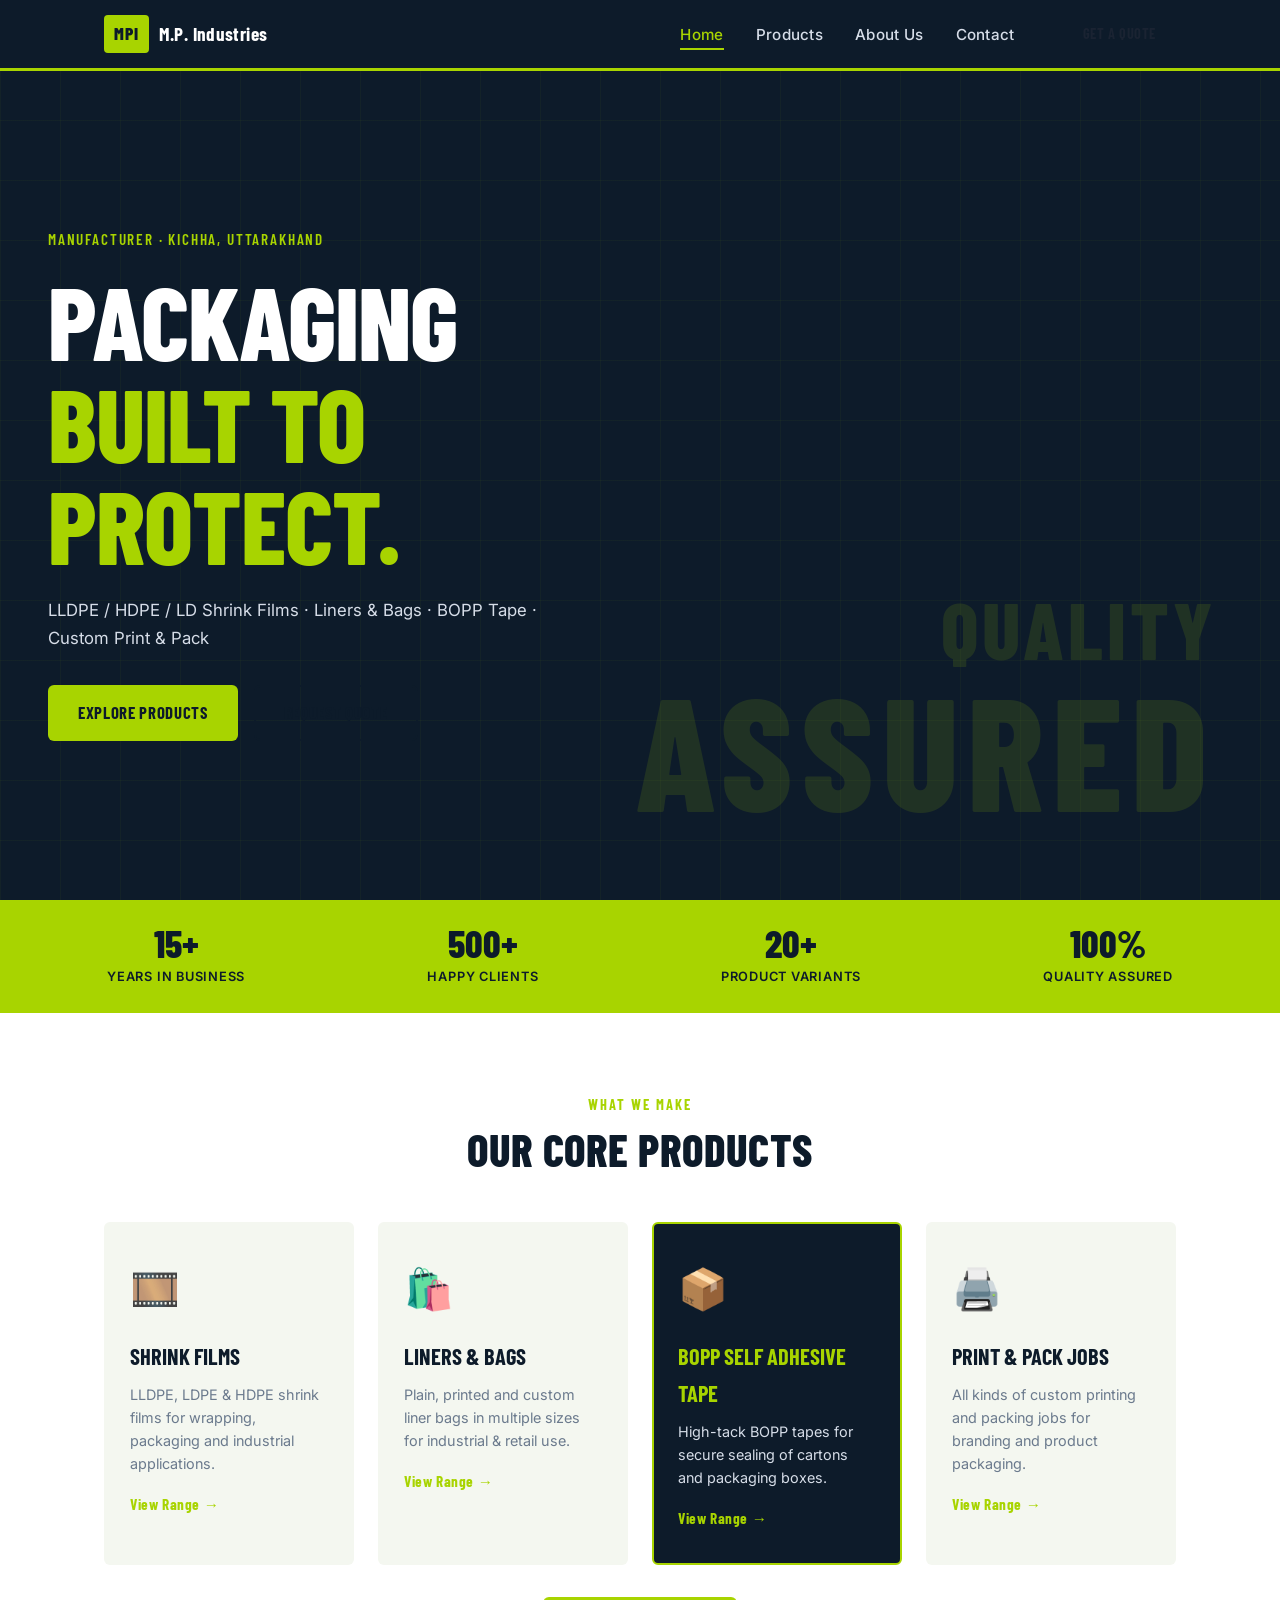
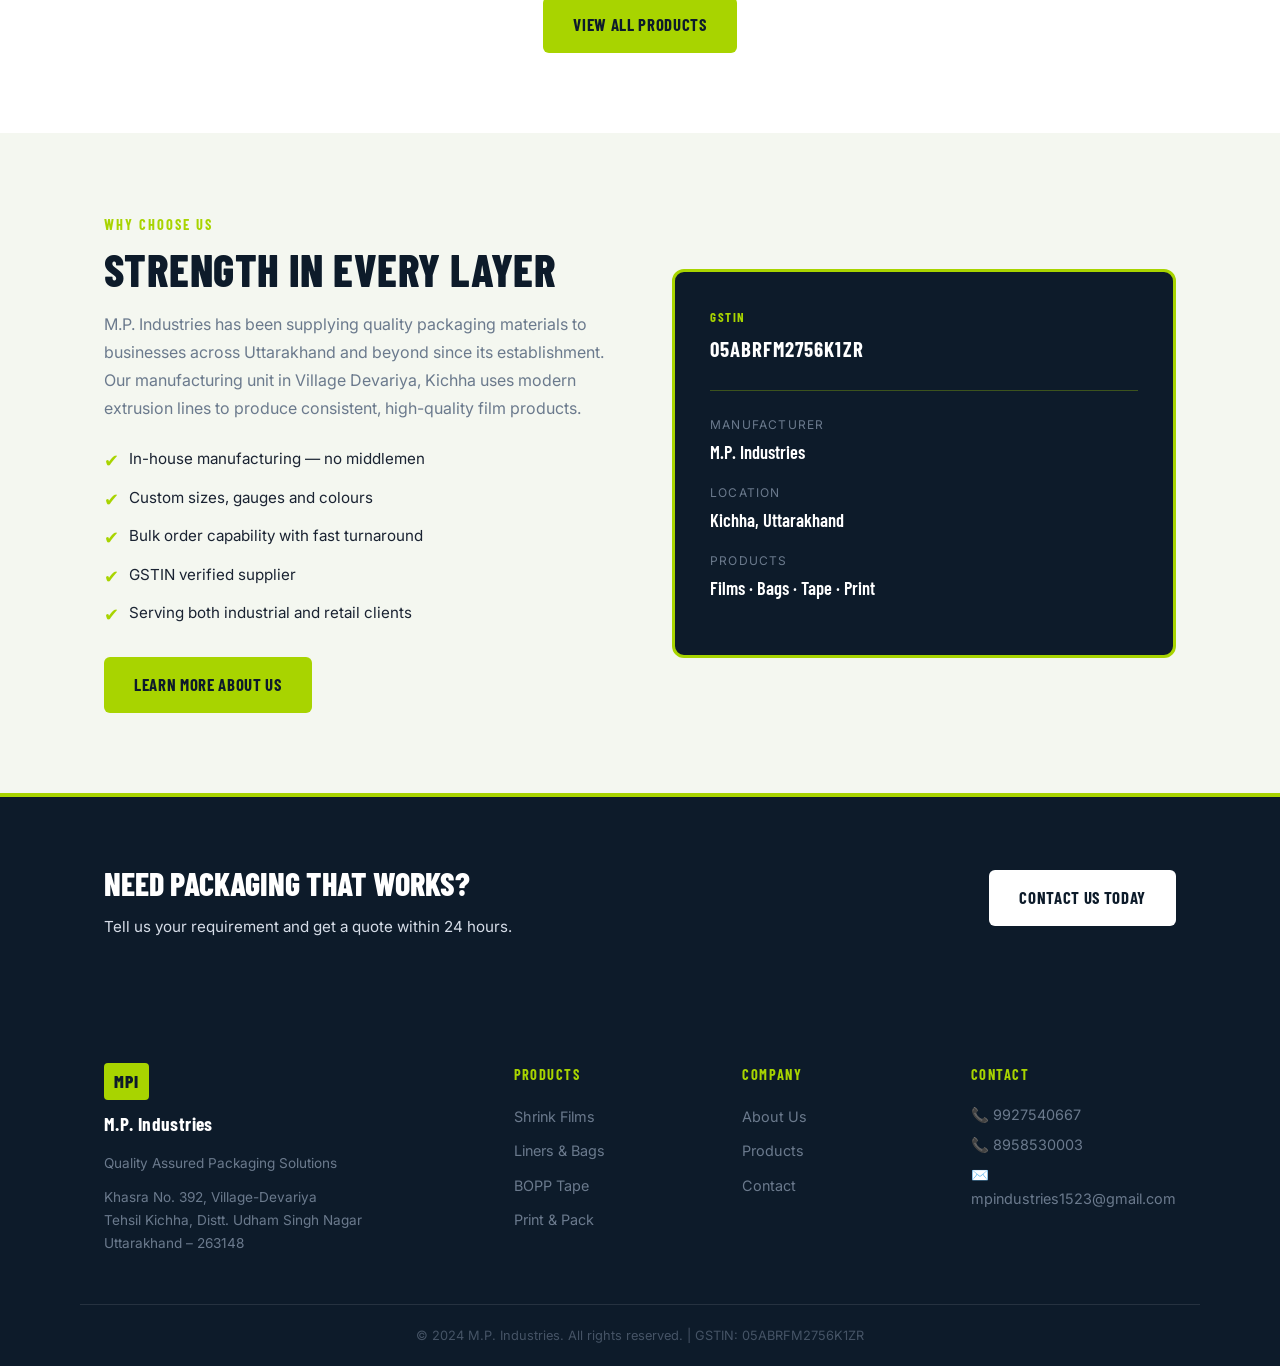
<file: index.html>
<!DOCTYPE html>
<html lang="en">
<head>
  <meta charset="UTF-8" />
  <meta name="viewport" content="width=device-width, initial-scale=1.0"/>
  <title>M.P. Industries – Quality Assured Packaging Solutions</title>
  <meta name="description" content="M.P. Industries manufactures LLDPE/HDPE/LD Shrink Film Liners & Bags, BOPP Self Adhesive Tape and all kinds of printing & packing jobs. Based in Kichha, Uttarakhand."/>  <link rel="preconnect" href="https://fonts.googleapis.com"/>
  <link rel="preconnect" href="https://fonts.gstatic.com" crossorigin/>
  <link href="https://fonts.googleapis.com/css2?family=Barlow+Condensed:wght@400;600;700;800&family=Inter:wght@300;400;500;600&display=swap" rel="stylesheet"/>
  <style>
/* ============================================
   M.P. INDUSTRIES – STYLESHEET
   Font: Barlow Condensed (display) + Inter (body)
   Palette: Deep navy, lime-green accent, off-white
   ============================================ */

:root {
  --navy:   #0D1B2A;
  --navy2:  #162438;
  --lime:   #A8D400;
  --lime2:  #C5ED1A;
  --white:  #FFFFFF;
  --offwhite: #F4F7F0;
  --gray:   #6B7A8D;
  --gray2:  #D6DDE8;
  --text:   #1A2332;
  --radius: 6px;
  --shadow: 0 4px 24px rgba(13,27,42,0.10);
  --transition: 0.2s ease;
}

*, *::before, *::after { box-sizing: border-box; margin: 0; padding: 0; }

html { scroll-behavior: smooth; }

body {
  font-family: 'Inter', sans-serif;
  color: var(--text);
  background: var(--white);
  font-size: 16px;
  line-height: 1.65;
}

a { color: inherit; text-decoration: none; }
img { max-width: 100%; display: block; }
ul { list-style: none; }

/* UTILITY */
.container { max-width: 1120px; margin: 0 auto; padding: 0 24px; }
.text-center { text-align: center; }
.mt-1 { margin-top: 0.75rem; }
.mt-2 { margin-top: 1.25rem; }
.mt-3 { margin-top: 2rem; }
.bg-light { background: var(--offwhite); }
.section-divider { border: none; border-top: 1px solid var(--gray2); margin: 0 24px; }

/* BUTTONS */
.btn {
  display: inline-block;
  padding: 12px 28px;
  border-radius: var(--radius);
  font-family: 'Barlow Condensed', sans-serif;
  font-size: 1.05rem;
  font-weight: 700;
  letter-spacing: 0.04em;
  text-transform: uppercase;
  cursor: pointer;
  transition: all var(--transition);
  border: 2px solid transparent;
}
.btn--primary { background: var(--lime); color: var(--navy); }
.btn--primary:hover { background: var(--lime2); transform: translateY(-1px); }
.btn--outline { border-color: var(--navy); color: var(--navy); background: transparent; }
.btn--outline:hover { background: var(--navy); color: var(--white); }
.btn--white { background: var(--white); color: var(--navy); }
.btn--white:hover { background: var(--lime); }
.btn--sm { padding: 8px 18px; font-size: 0.9rem; }
.btn--full { width: 100%; text-align: center; }

/* NAV */
.nav {
  position: fixed;
  top: 0; left: 0; right: 0;
  z-index: 100;
  background: var(--navy);
  border-bottom: 3px solid var(--lime);
  transition: box-shadow var(--transition);
}
.nav.scrolled { box-shadow: 0 2px 20px rgba(0,0,0,0.3); }
.nav__inner {
  display: flex;
  align-items: center;
  gap: 2rem;
  padding: 0 24px;
  height: 68px;
  max-width: 1120px;
  margin: 0 auto;
}
.nav__logo { display: flex; align-items: center; gap: 10px; }
.logo-api {
  background: var(--lime);
  color: var(--navy);
  font-family: 'Barlow Condensed', sans-serif;
  font-size: 1.1rem;
  font-weight: 800;
  padding: 4px 10px;
  border-radius: 4px;
  letter-spacing: 0.05em;
}
.logo-name {
  color: var(--white);
  font-family: 'Barlow Condensed', sans-serif;
  font-size: 1.2rem;
  font-weight: 700;
  letter-spacing: 0.02em;
}
.nav__links {
  display: flex;
  gap: 2rem;
  margin-left: auto;
}
.nav__links a {
  color: var(--gray2);
  font-size: 0.95rem;
  font-weight: 500;
  letter-spacing: 0.02em;
  transition: color var(--transition);
  padding: 4px 0;
  border-bottom: 2px solid transparent;
}
.nav__links a:hover,
.nav__links a.active { color: var(--lime); border-bottom-color: var(--lime); }
.nav__cta { margin-left: 1rem; }
.nav__burger {
  display: none;
  flex-direction: column;
  gap: 5px;
  background: none;
  border: none;
  cursor: pointer;
  margin-left: auto;
  padding: 4px;
}
.nav__burger span {
  display: block;
  width: 24px; height: 2px;
  background: var(--white);
  border-radius: 2px;
  transition: all 0.3s;
}

/* HERO */
.hero {
  min-height: 100vh;
  background: var(--navy);
  display: flex;
  align-items: center;
  position: relative;
  overflow: hidden;
  padding-top: 68px;
}
.hero__bg {
  position: absolute;
  inset: 0;
  background:
    repeating-linear-gradient(
      90deg,
      rgba(168,212,0,0.04) 0px,
      rgba(168,212,0,0.04) 1px,
      transparent 1px,
      transparent 60px
    ),
    repeating-linear-gradient(
      180deg,
      rgba(168,212,0,0.04) 0px,
      rgba(168,212,0,0.04) 1px,
      transparent 1px,
      transparent 60px
    );
}
.hero__content {
  position: relative;
  z-index: 2;
  max-width: 700px;
  padding: 80px 24px 80px 48px;
}
.hero__eyebrow {
  color: var(--lime);
  font-family: 'Barlow Condensed', sans-serif;
  font-size: 0.95rem;
  font-weight: 600;
  letter-spacing: 0.12em;
  text-transform: uppercase;
  margin-bottom: 1rem;
}
.hero__title {
  font-family: 'Barlow Condensed', sans-serif;
  font-size: clamp(3.5rem, 8vw, 6.5rem);
  font-weight: 800;
  color: var(--white);
  line-height: 1.0;
  text-transform: uppercase;
  margin-bottom: 1.25rem;
  letter-spacing: -0.01em;
}
.hero__title em {
  color: var(--lime);
  font-style: normal;
  display: block;
}
.hero__sub {
  color: var(--gray2);
  font-size: 1.05rem;
  max-width: 520px;
  margin-bottom: 2rem;
  line-height: 1.7;
}
.hero__actions { display: flex; gap: 1rem; flex-wrap: wrap; }
.hero__badge {
  position: absolute;
  right: 5%;
  bottom: 8%;
  text-align: right;
  opacity: 0.12;
  pointer-events: none;
}
.badge__line {
  display: block;
  font-family: 'Barlow Condensed', sans-serif;
  font-size: 5rem;
  font-weight: 800;
  color: var(--lime);
  line-height: 1;
  text-transform: uppercase;
  letter-spacing: 0.05em;
}
.badge__line--big { font-size: 10rem; }

/* STATS BAR */
.stats-bar {
  background: var(--lime);
  display: flex;
  justify-content: space-around;
  flex-wrap: wrap;
  padding: 24px;
  gap: 1rem;
}
.stat { text-align: center; padding: 0 16px; }
.stat__num {
  display: block;
  font-family: 'Barlow Condensed', sans-serif;
  font-size: 2.4rem;
  font-weight: 800;
  color: var(--navy);
  line-height: 1;
}
.stat__label {
  font-size: 0.8rem;
  font-weight: 600;
  color: var(--navy);
  letter-spacing: 0.06em;
  text-transform: uppercase;
  margin-top: 4px;
}

/* SECTION */
.section { padding: 80px 0; }
.section__header { text-align: center; margin-bottom: 3rem; }
.section__eyebrow {
  color: var(--lime);
  font-family: 'Barlow Condensed', sans-serif;
  font-size: 0.9rem;
  font-weight: 700;
  letter-spacing: 0.14em;
  text-transform: uppercase;
  margin-bottom: 0.5rem;
}
.section__title {
  font-family: 'Barlow Condensed', sans-serif;
  font-size: clamp(1.8rem, 4vw, 2.8rem);
  font-weight: 800;
  color: var(--navy);
  text-transform: uppercase;
  letter-spacing: 0.01em;
  line-height: 1.1;
}

/* PRODUCT CARDS */
.products-grid {
  display: grid;
  grid-template-columns: repeat(auto-fit, minmax(240px, 1fr));
  gap: 1.5rem;
}
.product-card {
  display: block;
  background: var(--offwhite);
  border: 2px solid transparent;
  border-radius: var(--radius);
  padding: 2rem 1.5rem;
  transition: all var(--transition);
  position: relative;
}
.product-card:hover {
  border-color: var(--lime);
  transform: translateY(-4px);
  box-shadow: var(--shadow);
}
.product-card.featured {
  background: var(--navy);
  color: var(--white);
  border-color: var(--lime);
}
.product-card.featured h3 { color: var(--lime); }
.product-card.featured p { color: var(--gray2); }
.product-card__icon { font-size: 2.5rem; margin-bottom: 1rem; }
.product-card h3 {
  font-family: 'Barlow Condensed', sans-serif;
  font-size: 1.4rem;
  font-weight: 700;
  color: var(--navy);
  text-transform: uppercase;
  margin-bottom: 0.5rem;
}
.product-card p { font-size: 0.9rem; color: var(--gray); line-height: 1.6; margin-bottom: 1rem; }
.product-card__link {
  font-family: 'Barlow Condensed', sans-serif;
  font-weight: 700;
  font-size: 0.95rem;
  color: var(--lime);
  letter-spacing: 0.04em;
}

/* WHY US */
.why-us { background: var(--offwhite); }
.why-us__grid {
  display: grid;
  grid-template-columns: 1fr 1fr;
  gap: 4rem;
  align-items: center;
}
.why-us__text .section__title { text-align: left; margin-bottom: 1rem; }
.why-us__body { color: var(--gray); margin-bottom: 1.5rem; line-height: 1.75; }
.why-list { display: flex; flex-direction: column; gap: 0.6rem; margin-bottom: 0.5rem; }
.why-list li { display: flex; align-items: flex-start; gap: 0.6rem; font-size: 0.95rem; }
.check { color: var(--lime); font-size: 1.1rem; flex-shrink: 0; }
.visual-box {
  background: var(--navy);
  border-radius: 12px;
  padding: 3px;
  border: 3px solid var(--lime);
}
.visual-box__inner { padding: 2rem; }
.visual-box__gstin {
  font-family: 'Barlow Condensed', sans-serif;
  font-size: 0.8rem;
  font-weight: 700;
  color: var(--lime);
  letter-spacing: 0.12em;
  text-transform: uppercase;
  margin-bottom: 0.25rem;
}
.visual-box__code {
  font-family: 'Barlow Condensed', sans-serif;
  font-size: 1.3rem;
  font-weight: 700;
  color: var(--white);
  letter-spacing: 0.05em;
  margin-bottom: 1.5rem;
}
.visual-hr { border: none; border-top: 1px solid rgba(168,212,0,0.3); margin-bottom: 1.5rem; }
.visual-box__label {
  font-size: 0.75rem;
  color: var(--gray);
  text-transform: uppercase;
  letter-spacing: 0.1em;
  margin-bottom: 2px;
}
.visual-box__value {
  font-family: 'Barlow Condensed', sans-serif;
  font-size: 1.15rem;
  font-weight: 600;
  color: var(--white);
  margin-bottom: 1rem;
}

/* CTA BAND */
.cta-band {
  background: var(--navy);
  padding: 60px 24px;
  border-top: 4px solid var(--lime);
}
.cta-band__inner {
  display: flex;
  align-items: center;
  justify-content: space-between;
  gap: 2rem;
  flex-wrap: wrap;
}
.cta-band__title {
  font-family: 'Barlow Condensed', sans-serif;
  font-size: 2rem;
  font-weight: 800;
  color: var(--white);
  text-transform: uppercase;
  margin-bottom: 0.25rem;
}
.cta-band__sub { color: var(--gray2); font-size: 0.95rem; }

/* PAGE HERO */
.page-hero {
  background: var(--navy);
  padding: 120px 24px 60px;
  border-bottom: 3px solid var(--lime);
}
.page-hero__title {
  font-family: 'Barlow Condensed', sans-serif;
  font-size: clamp(2.5rem, 6vw, 4.5rem);
  font-weight: 800;
  color: var(--white);
  text-transform: uppercase;
  margin-bottom: 0.5rem;
  letter-spacing: -0.01em;
}
.page-hero__sub { color: var(--gray2); max-width: 540px; }

/* PRODUCTS TABLE GRID */
.products-table-grid {
  display: grid;
  grid-template-columns: repeat(auto-fit, minmax(260px, 1fr));
  gap: 1.5rem;
}
.prod-item {
  background: var(--offwhite);
  border-radius: var(--radius);
  border-left: 4px solid var(--lime);
  padding: 1.75rem;
  transition: box-shadow var(--transition);
}
.prod-item:hover { box-shadow: var(--shadow); }
.prod-item__badge {
  display: inline-block;
  background: var(--lime);
  color: var(--navy);
  font-family: 'Barlow Condensed', sans-serif;
  font-size: 0.75rem;
  font-weight: 800;
  letter-spacing: 0.1em;
  padding: 2px 8px;
  border-radius: 3px;
  margin-bottom: 0.75rem;
  text-transform: uppercase;
}
.prod-item h3 {
  font-family: 'Barlow Condensed', sans-serif;
  font-size: 1.35rem;
  font-weight: 700;
  color: var(--navy);
  text-transform: uppercase;
  margin-bottom: 0.5rem;
}
.prod-item p { font-size: 0.9rem; color: var(--gray); margin-bottom: 0.75rem; }
.prod-item ul { display: flex; flex-direction: column; gap: 0.3rem; margin-bottom: 1rem; }
.prod-item ul li { font-size: 0.85rem; color: var(--gray); padding-left: 1rem; position: relative; }
.prod-item ul li::before {
  content: '–';
  position: absolute;
  left: 0;
  color: var(--lime);
  font-weight: 700;
}

/* ABOUT */
.about-grid {
  display: grid;
  grid-template-columns: 1fr 380px;
  gap: 4rem;
  align-items: start;
}
.about-text .section__title { text-align: left; margin-bottom: 1.25rem; }
.about-text p { color: var(--gray); margin-bottom: 1rem; line-height: 1.75; }
.info-card {
  background: var(--navy);
  border-radius: 10px;
  padding: 2rem;
  border: 2px solid var(--lime);
  color: var(--white);
}
.info-card h3 {
  font-family: 'Barlow Condensed', sans-serif;
  font-size: 1.2rem;
  font-weight: 700;
  color: var(--lime);
  text-transform: uppercase;
  margin-bottom: 1rem;
  letter-spacing: 0.04em;
}
.info-table { width: 100%; border-collapse: collapse; }
.info-table td { padding: 6px 0; font-size: 0.9rem; vertical-align: top; }
.info-table td:first-child {
  color: var(--gray);
  width: 100px;
  font-size: 0.8rem;
  text-transform: uppercase;
  letter-spacing: 0.06em;
}
.info-table td:last-child { color: var(--white); font-weight: 500; }
.info-table tr + tr td { border-top: 1px solid rgba(255,255,255,0.07); }

/* VALUES */
.values-grid {
  display: grid;
  grid-template-columns: repeat(auto-fit, minmax(220px, 1fr));
  gap: 1.5rem;
}
.value-card {
  background: var(--white);
  border-radius: var(--radius);
  padding: 2rem 1.5rem;
  border: 1px solid var(--gray2);
  transition: all var(--transition);
}
.value-card:hover { border-color: var(--lime); box-shadow: var(--shadow); }
.value-card__icon { font-size: 2.2rem; margin-bottom: 1rem; }
.value-card h3 {
  font-family: 'Barlow Condensed', sans-serif;
  font-size: 1.2rem;
  font-weight: 700;
  color: var(--navy);
  text-transform: uppercase;
  margin-bottom: 0.5rem;
}
.value-card p { font-size: 0.9rem; color: var(--gray); }

/* CONTACT */
.contact-grid {
  display: grid;
  grid-template-columns: 1fr 360px;
  gap: 3rem;
  align-items: start;
}
.contact-form__title {
  font-family: 'Barlow Condensed', sans-serif;
  font-size: 1.75rem;
  font-weight: 800;
  color: var(--navy);
  text-transform: uppercase;
  margin-bottom: 1.5rem;
}
.contact-form { display: flex; flex-direction: column; gap: 1rem; }
.form-row { display: grid; grid-template-columns: 1fr 1fr; gap: 1rem; }
.form-group { display: flex; flex-direction: column; gap: 5px; }
.form-group label { font-size: 0.85rem; font-weight: 600; color: var(--navy); }
.form-group input,
.form-group select,
.form-group textarea {
  padding: 10px 14px;
  border: 2px solid var(--gray2);
  border-radius: var(--radius);
  font-family: 'Inter', sans-serif;
  font-size: 0.95rem;
  color: var(--text);
  background: var(--white);
  transition: border-color var(--transition);
  outline: none;
}
.form-group input:focus,
.form-group select:focus,
.form-group textarea:focus { border-color: var(--lime); }
.form-group textarea { resize: vertical; }
.form-note { font-size: 0.8rem; color: var(--gray); text-align: center; margin-top: 0.5rem; }
.success-box {
  background: var(--offwhite);
  border: 2px solid var(--lime);
  border-radius: var(--radius);
  padding: 3rem 2rem;
  text-align: center;
}
.success-icon { font-size: 2.5rem; margin-bottom: 0.75rem; }
.success-box h3 {
  font-family: 'Barlow Condensed', sans-serif;
  font-size: 1.5rem;
  font-weight: 800;
  color: var(--navy);
  margin-bottom: 0.5rem;
}
.contact-info { display: flex; flex-direction: column; gap: 1rem; }
.contact-card {
  background: var(--offwhite);
  border-radius: var(--radius);
  padding: 1.25rem 1.5rem;
  border-left: 4px solid var(--lime);
}
.contact-card h3 {
  font-family: 'Barlow Condensed', sans-serif;
  font-size: 1rem;
  font-weight: 700;
  color: var(--navy);
  text-transform: uppercase;
  letter-spacing: 0.04em;
  margin-bottom: 0.5rem;
}
.contact-card p { font-size: 0.9rem; color: var(--gray); line-height: 1.65; }
.contact-card a { color: var(--navy); font-weight: 600; }
.contact-card a:hover { color: var(--lime); }
.map-embed { padding-bottom: 0; overflow: hidden; }

/* FOOTER */
.footer { background: var(--navy); padding: 64px 0 0; }
.footer__grid {
  display: grid;
  grid-template-columns: 2fr 1fr 1fr 1fr;
  gap: 3rem;
  padding-bottom: 3rem;
  border-bottom: 1px solid rgba(255,255,255,0.1);
}
.footer__brand .logo-name { display: block; margin-top: 8px; margin-bottom: 0.75rem; }
.footer-logo { display: inline-block; }
.footer__tagline { color: var(--gray); font-size: 0.85rem; margin-bottom: 0.75rem; }
.footer__address { color: var(--gray); font-size: 0.85rem; line-height: 1.7; }
.footer__col h4 {
  font-family: 'Barlow Condensed', sans-serif;
  font-size: 0.9rem;
  font-weight: 700;
  color: var(--lime);
  text-transform: uppercase;
  letter-spacing: 0.1em;
  margin-bottom: 1rem;
}
.footer__col ul { display: flex; flex-direction: column; gap: 0.5rem; }
.footer__col ul li a,
.footer__col p { color: var(--gray); font-size: 0.9rem; transition: color var(--transition); }
.footer__col ul li a:hover,
.footer__col p a:hover { color: var(--lime); }
.footer__col p { margin-bottom: 0.4rem; }
.footer__col a { color: var(--gray); }
.footer__bottom {
  padding: 1.25rem 24px;
  text-align: center;
  color: rgba(107,122,141,0.6);
  font-size: 0.8rem;
}

/* RESPONSIVE */
@media (max-width: 900px) {
  .why-us__grid { grid-template-columns: 1fr; }
  .about-grid { grid-template-columns: 1fr; }
  .contact-grid { grid-template-columns: 1fr; }
  .footer__grid { grid-template-columns: 1fr 1fr; }
  .nav__links,
  .nav__cta { display: none; }
  .nav__burger { display: flex; }
  .nav__links.open {
    display: flex;
    flex-direction: column;
    position: fixed;
    top: 68px; left: 0; right: 0;
    background: var(--navy2);
    padding: 2rem;
    gap: 1.25rem;
    border-bottom: 2px solid var(--lime);
  }
  .hero__content { padding: 60px 24px; }
  .hero__badge { display: none; }
  .form-row { grid-template-columns: 1fr; }
}

@media (max-width: 600px) {
  .stats-bar { justify-content: center; }
  .footer__grid { grid-template-columns: 1fr; }
  .cta-band__inner { flex-direction: column; text-align: center; }
}

  </style>
</head>
<body>

  <!-- NAV -->
  <nav class="nav" id="nav">
    <div class="nav__inner">
      <a href="index.html" class="nav__logo">
        <span class="logo-api">MPI</span>
        <span class="logo-name">M.P. Industries</span>
      </a>
      <ul class="nav__links" id="navLinks">
        <li><a href="index.html" class="active">Home</a></li>
        <li><a href="products.html">Products</a></li>
        <li><a href="about.html">About Us</a></li>
        <li><a href="contact.html">Contact</a></li>
      </ul>
      <a href="contact.html" class="btn btn--sm nav__cta">Get a Quote</a>
      <button class="nav__burger" id="burger" aria-label="Open menu">
        <span></span><span></span><span></span>
      </button>
    </div>
  </nav>

  <!-- HERO -->
  <section class="hero">
    <div class="hero__bg"></div>
    <div class="hero__content">
      <p class="hero__eyebrow">Manufacturer · Kichha, Uttarakhand</p>
      <h1 class="hero__title">Packaging <br/><em>Built to Protect.</em></h1>
      <p class="hero__sub">LLDPE / HDPE / LD Shrink Films · Liners & Bags · BOPP Tape · Custom Print & Pack</p>
      <div class="hero__actions">
        <a href="products.html" class="btn btn--primary">Explore Products</a>
        <a href="contact.html" class="btn btn--outline">Request Quote</a>
      </div>
    </div>
    <div class="hero__badge">
      <span class="badge__line">Quality</span>
      <span class="badge__line badge__line--big">Assured</span>
    </div>
  </section>

  <!-- STATS BAR -->
  <div class="stats-bar">
    <div class="stat"><span class="stat__num">15+</span><span class="stat__label">Years in Business</span></div>
    <div class="stat"><span class="stat__num">500+</span><span class="stat__label">Happy Clients</span></div>
    <div class="stat"><span class="stat__num">20+</span><span class="stat__label">Product Variants</span></div>
    <div class="stat"><span class="stat__num">100%</span><span class="stat__label">Quality Assured</span></div>
  </div>

  <!-- PRODUCTS HIGHLIGHT -->
  <section class="section products-highlight">
    <div class="container">
      <div class="section__header">
        <p class="section__eyebrow">What We Make</p>
        <h2 class="section__title">Our Core Products</h2>
      </div>
      <div class="products-grid">
        <a href="products.html#films" class="product-card">
          <div class="product-card__icon">🎞️</div>
          <h3>Shrink Films</h3>
          <p>LLDPE, LDPE & HDPE shrink films for wrapping, packaging and industrial applications.</p>
          <span class="product-card__link">View Range →</span>
        </a>
        <a href="products.html#bags" class="product-card">
          <div class="product-card__icon">🛍️</div>
          <h3>Liners & Bags</h3>
          <p>Plain, printed and custom liner bags in multiple sizes for industrial & retail use.</p>
          <span class="product-card__link">View Range →</span>
        </a>
        <a href="products.html#tape" class="product-card featured">
          <div class="product-card__icon">📦</div>
          <h3>BOPP Self Adhesive Tape</h3>
          <p>High-tack BOPP tapes for secure sealing of cartons and packaging boxes.</p>
          <span class="product-card__link">View Range →</span>
        </a>
        <a href="products.html#print" class="product-card">
          <div class="product-card__icon">🖨️</div>
          <h3>Print & Pack Jobs</h3>
          <p>All kinds of custom printing and packing jobs for branding and product packaging.</p>
          <span class="product-card__link">View Range →</span>
        </a>
      </div>
      <div class="text-center mt-3">
        <a href="products.html" class="btn btn--primary">View All Products</a>
      </div>
    </div>
  </section>

  <!-- WHY US -->
  <section class="section why-us">
    <div class="container why-us__grid">
      <div class="why-us__text">
        <p class="section__eyebrow">Why Choose Us</p>
        <h2 class="section__title">Strength in Every Layer</h2>
        <p class="why-us__body">M.P. Industries has been supplying quality packaging materials to businesses across Uttarakhand and beyond since its establishment. Our manufacturing unit in Village Devariya, Kichha uses modern extrusion lines to produce consistent, high-quality film products.</p>
        <ul class="why-list">
          <li><span class="check">✔</span> In-house manufacturing — no middlemen</li>
          <li><span class="check">✔</span> Custom sizes, gauges and colours</li>
          <li><span class="check">✔</span> Bulk order capability with fast turnaround</li>
          <li><span class="check">✔</span> GSTIN verified supplier</li>
          <li><span class="check">✔</span> Serving both industrial and retail clients</li>
        </ul>
        <a href="about.html" class="btn btn--primary mt-2">Learn More About Us</a>
      </div>
      <div class="why-us__visual">
        <div class="visual-box">
          <div class="visual-box__inner">
            <p class="visual-box__gstin">GSTIN</p>
            <p class="visual-box__code">05ABRFM2756K1ZR</p>
            <hr class="visual-hr"/>
            <p class="visual-box__label">Manufacturer</p>
            <p class="visual-box__value">M.P. Industries</p>
            <p class="visual-box__label">Location</p>
            <p class="visual-box__value">Kichha, Uttarakhand</p>
            <p class="visual-box__label">Products</p>
            <p class="visual-box__value">Films · Bags · Tape · Print</p>
          </div>
        </div>
      </div>
    </div>
  </section>

  <!-- CTA BAND -->
  <section class="cta-band">
    <div class="container cta-band__inner">
      <div>
        <h2 class="cta-band__title">Need packaging that works?</h2>
        <p class="cta-band__sub">Tell us your requirement and get a quote within 24 hours.</p>
      </div>
      <a href="contact.html" class="btn btn--white">Contact Us Today</a>
    </div>
  </section>

  <!-- FOOTER -->
  <footer class="footer">
    <div class="container footer__grid">
      <div class="footer__brand">
        <span class="logo-api footer-logo">MPI</span>
        <span class="logo-name">M.P. Industries</span>
        <p class="footer__tagline">Quality Assured Packaging Solutions</p>
        <p class="footer__address">Khasra No. 392, Village-Devariya<br/>Tehsil Kichha, Distt. Udham Singh Nagar<br/>Uttarakhand – 263148</p>
      </div>
      <div class="footer__col">
        <h4>Products</h4>
        <ul>
          <li><a href="products.html#films">Shrink Films</a></li>
          <li><a href="products.html#bags">Liners & Bags</a></li>
          <li><a href="products.html#tape">BOPP Tape</a></li>
          <li><a href="products.html#print">Print & Pack</a></li>
        </ul>
      </div>
      <div class="footer__col">
        <h4>Company</h4>
        <ul>
          <li><a href="about.html">About Us</a></li>
          <li><a href="products.html">Products</a></li>
          <li><a href="contact.html">Contact</a></li>
        </ul>
      </div>
      <div class="footer__col">
        <h4>Contact</h4>
        <p>📞 <a href="tel:9927540667">9927540667</a></p>
        <p>📞 <a href="tel:8958530003">8958530003</a></p>
        <p>✉️ <a href="mailto:mpindustries1523@gmail.com">mpindustries1523@gmail.com</a></p>
      </div>
    </div>
    <div class="footer__bottom">
      <p>© 2024 M.P. Industries. All rights reserved. | GSTIN: 05ABRFM2756K1ZR</p>
    </div>
  </footer>  <script>
// Nav scroll effect
const nav = document.getElementById('nav');
window.addEventListener('scroll', () => {
  nav.classList.toggle('scrolled', window.scrollY > 20);
});

// Mobile burger menu
const burger = document.getElementById('burger');
const navLinks = document.getElementById('navLinks');
if (burger && navLinks) {
  burger.addEventListener('click', () => {
    navLinks.classList.toggle('open');
  });
  // Close on link click
  navLinks.querySelectorAll('a').forEach(a => {
    a.addEventListener('click', () => navLinks.classList.remove('open'));
  });
}

// Contact form intercept (works with Formspree but also shows success state locally)
const form = document.getElementById('contactForm');
const successDiv = document.getElementById('formSuccess');
if (form) {
  form.addEventListener('submit', async (e) => {
    const action = form.getAttribute('action');
    // If Formspree ID not set, show success demo
    if (!action || action.includes('YOUR_FORM_ID')) {
      e.preventDefault();
      form.style.display = 'none';
      if (successDiv) successDiv.style.display = 'block';
      return;
    }
    // Otherwise let Formspree handle it
  });
}

// Fade-in on scroll
const observer = new IntersectionObserver((entries) => {
  entries.forEach(e => {
    if (e.isIntersecting) {
      e.target.style.opacity = '1';
      e.target.style.transform = 'translateY(0)';
    }
  });
}, { threshold: 0.1 });

document.querySelectorAll('.product-card, .prod-item, .value-card, .contact-card, .stat').forEach(el => {
  el.style.opacity = '0';
  el.style.transform = 'translateY(20px)';
  el.style.transition = 'opacity 0.5s ease, transform 0.5s ease';
  observer.observe(el);
});

  </script>
</body>
</html>
</file>
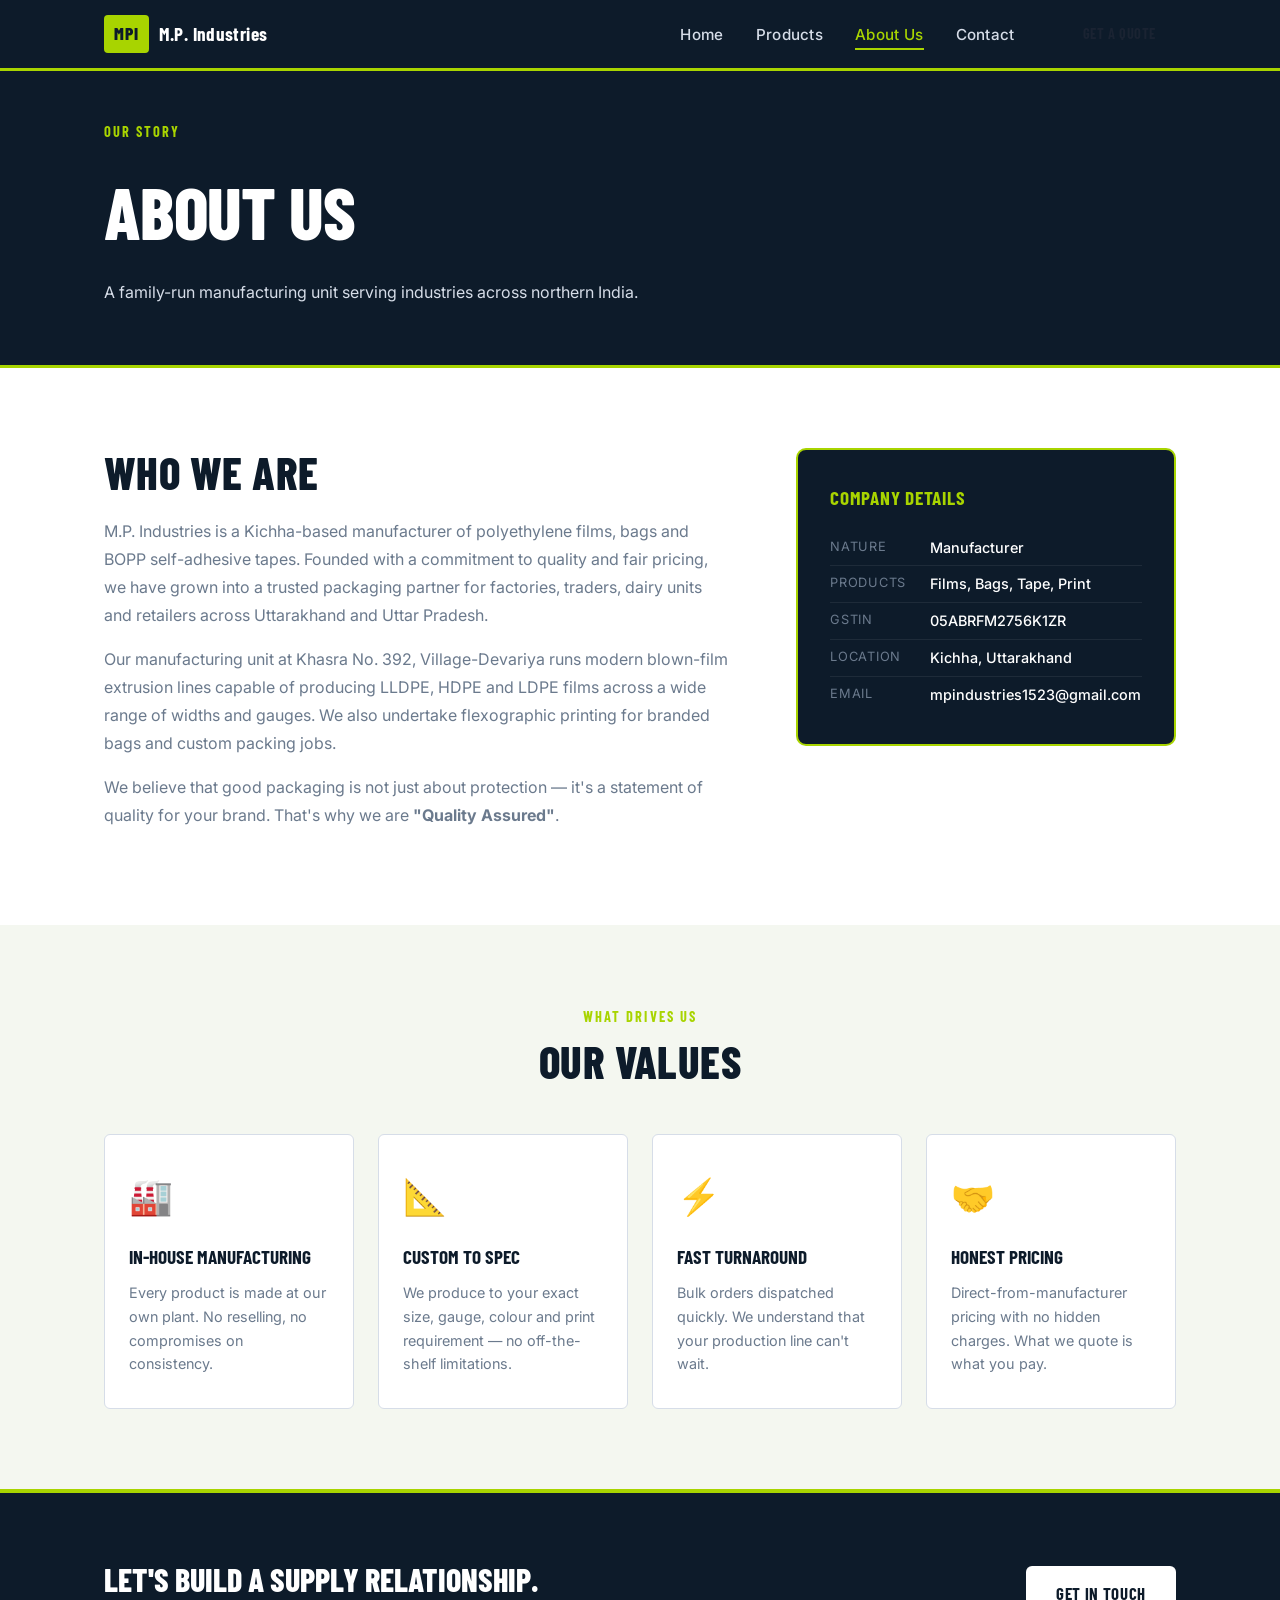
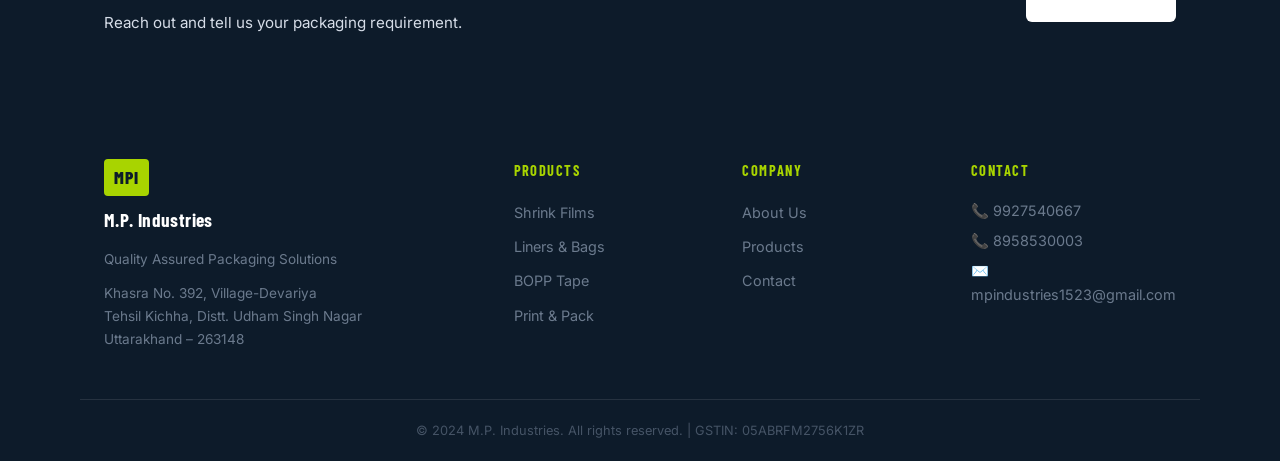
<file: about.html>
<!DOCTYPE html>
<html lang="en">
<head>
  <meta charset="UTF-8" />
  <meta name="viewport" content="width=device-width, initial-scale=1.0"/>
  <title>About Us – M.P. Industries</title>
  <meta name="description" content="About M.P. Industries – manufacturer of LLDPE/HDPE/LD films, bags and BOPP tape based in Kichha, Uttarakhand, India."/>  <link rel="preconnect" href="https://fonts.googleapis.com"/>
  <link rel="preconnect" href="https://fonts.gstatic.com" crossorigin/>
  <link href="https://fonts.googleapis.com/css2?family=Barlow+Condensed:wght@400;600;700;800&family=Inter:wght@300;400;500;600&display=swap" rel="stylesheet"/>
  <style>
/* ============================================
   M.P. INDUSTRIES – STYLESHEET
   Font: Barlow Condensed (display) + Inter (body)
   Palette: Deep navy, lime-green accent, off-white
   ============================================ */

:root {
  --navy:   #0D1B2A;
  --navy2:  #162438;
  --lime:   #A8D400;
  --lime2:  #C5ED1A;
  --white:  #FFFFFF;
  --offwhite: #F4F7F0;
  --gray:   #6B7A8D;
  --gray2:  #D6DDE8;
  --text:   #1A2332;
  --radius: 6px;
  --shadow: 0 4px 24px rgba(13,27,42,0.10);
  --transition: 0.2s ease;
}

*, *::before, *::after { box-sizing: border-box; margin: 0; padding: 0; }

html { scroll-behavior: smooth; }

body {
  font-family: 'Inter', sans-serif;
  color: var(--text);
  background: var(--white);
  font-size: 16px;
  line-height: 1.65;
}

a { color: inherit; text-decoration: none; }
img { max-width: 100%; display: block; }
ul { list-style: none; }

/* UTILITY */
.container { max-width: 1120px; margin: 0 auto; padding: 0 24px; }
.text-center { text-align: center; }
.mt-1 { margin-top: 0.75rem; }
.mt-2 { margin-top: 1.25rem; }
.mt-3 { margin-top: 2rem; }
.bg-light { background: var(--offwhite); }
.section-divider { border: none; border-top: 1px solid var(--gray2); margin: 0 24px; }

/* BUTTONS */
.btn {
  display: inline-block;
  padding: 12px 28px;
  border-radius: var(--radius);
  font-family: 'Barlow Condensed', sans-serif;
  font-size: 1.05rem;
  font-weight: 700;
  letter-spacing: 0.04em;
  text-transform: uppercase;
  cursor: pointer;
  transition: all var(--transition);
  border: 2px solid transparent;
}
.btn--primary { background: var(--lime); color: var(--navy); }
.btn--primary:hover { background: var(--lime2); transform: translateY(-1px); }
.btn--outline { border-color: var(--navy); color: var(--navy); background: transparent; }
.btn--outline:hover { background: var(--navy); color: var(--white); }
.btn--white { background: var(--white); color: var(--navy); }
.btn--white:hover { background: var(--lime); }
.btn--sm { padding: 8px 18px; font-size: 0.9rem; }
.btn--full { width: 100%; text-align: center; }

/* NAV */
.nav {
  position: fixed;
  top: 0; left: 0; right: 0;
  z-index: 100;
  background: var(--navy);
  border-bottom: 3px solid var(--lime);
  transition: box-shadow var(--transition);
}
.nav.scrolled { box-shadow: 0 2px 20px rgba(0,0,0,0.3); }
.nav__inner {
  display: flex;
  align-items: center;
  gap: 2rem;
  padding: 0 24px;
  height: 68px;
  max-width: 1120px;
  margin: 0 auto;
}
.nav__logo { display: flex; align-items: center; gap: 10px; }
.logo-api {
  background: var(--lime);
  color: var(--navy);
  font-family: 'Barlow Condensed', sans-serif;
  font-size: 1.1rem;
  font-weight: 800;
  padding: 4px 10px;
  border-radius: 4px;
  letter-spacing: 0.05em;
}
.logo-name {
  color: var(--white);
  font-family: 'Barlow Condensed', sans-serif;
  font-size: 1.2rem;
  font-weight: 700;
  letter-spacing: 0.02em;
}
.nav__links {
  display: flex;
  gap: 2rem;
  margin-left: auto;
}
.nav__links a {
  color: var(--gray2);
  font-size: 0.95rem;
  font-weight: 500;
  letter-spacing: 0.02em;
  transition: color var(--transition);
  padding: 4px 0;
  border-bottom: 2px solid transparent;
}
.nav__links a:hover,
.nav__links a.active { color: var(--lime); border-bottom-color: var(--lime); }
.nav__cta { margin-left: 1rem; }
.nav__burger {
  display: none;
  flex-direction: column;
  gap: 5px;
  background: none;
  border: none;
  cursor: pointer;
  margin-left: auto;
  padding: 4px;
}
.nav__burger span {
  display: block;
  width: 24px; height: 2px;
  background: var(--white);
  border-radius: 2px;
  transition: all 0.3s;
}

/* HERO */
.hero {
  min-height: 100vh;
  background: var(--navy);
  display: flex;
  align-items: center;
  position: relative;
  overflow: hidden;
  padding-top: 68px;
}
.hero__bg {
  position: absolute;
  inset: 0;
  background:
    repeating-linear-gradient(
      90deg,
      rgba(168,212,0,0.04) 0px,
      rgba(168,212,0,0.04) 1px,
      transparent 1px,
      transparent 60px
    ),
    repeating-linear-gradient(
      180deg,
      rgba(168,212,0,0.04) 0px,
      rgba(168,212,0,0.04) 1px,
      transparent 1px,
      transparent 60px
    );
}
.hero__content {
  position: relative;
  z-index: 2;
  max-width: 700px;
  padding: 80px 24px 80px 48px;
}
.hero__eyebrow {
  color: var(--lime);
  font-family: 'Barlow Condensed', sans-serif;
  font-size: 0.95rem;
  font-weight: 600;
  letter-spacing: 0.12em;
  text-transform: uppercase;
  margin-bottom: 1rem;
}
.hero__title {
  font-family: 'Barlow Condensed', sans-serif;
  font-size: clamp(3.5rem, 8vw, 6.5rem);
  font-weight: 800;
  color: var(--white);
  line-height: 1.0;
  text-transform: uppercase;
  margin-bottom: 1.25rem;
  letter-spacing: -0.01em;
}
.hero__title em {
  color: var(--lime);
  font-style: normal;
  display: block;
}
.hero__sub {
  color: var(--gray2);
  font-size: 1.05rem;
  max-width: 520px;
  margin-bottom: 2rem;
  line-height: 1.7;
}
.hero__actions { display: flex; gap: 1rem; flex-wrap: wrap; }
.hero__badge {
  position: absolute;
  right: 5%;
  bottom: 8%;
  text-align: right;
  opacity: 0.12;
  pointer-events: none;
}
.badge__line {
  display: block;
  font-family: 'Barlow Condensed', sans-serif;
  font-size: 5rem;
  font-weight: 800;
  color: var(--lime);
  line-height: 1;
  text-transform: uppercase;
  letter-spacing: 0.05em;
}
.badge__line--big { font-size: 10rem; }

/* STATS BAR */
.stats-bar {
  background: var(--lime);
  display: flex;
  justify-content: space-around;
  flex-wrap: wrap;
  padding: 24px;
  gap: 1rem;
}
.stat { text-align: center; padding: 0 16px; }
.stat__num {
  display: block;
  font-family: 'Barlow Condensed', sans-serif;
  font-size: 2.4rem;
  font-weight: 800;
  color: var(--navy);
  line-height: 1;
}
.stat__label {
  font-size: 0.8rem;
  font-weight: 600;
  color: var(--navy);
  letter-spacing: 0.06em;
  text-transform: uppercase;
  margin-top: 4px;
}

/* SECTION */
.section { padding: 80px 0; }
.section__header { text-align: center; margin-bottom: 3rem; }
.section__eyebrow {
  color: var(--lime);
  font-family: 'Barlow Condensed', sans-serif;
  font-size: 0.9rem;
  font-weight: 700;
  letter-spacing: 0.14em;
  text-transform: uppercase;
  margin-bottom: 0.5rem;
}
.section__title {
  font-family: 'Barlow Condensed', sans-serif;
  font-size: clamp(1.8rem, 4vw, 2.8rem);
  font-weight: 800;
  color: var(--navy);
  text-transform: uppercase;
  letter-spacing: 0.01em;
  line-height: 1.1;
}

/* PRODUCT CARDS */
.products-grid {
  display: grid;
  grid-template-columns: repeat(auto-fit, minmax(240px, 1fr));
  gap: 1.5rem;
}
.product-card {
  display: block;
  background: var(--offwhite);
  border: 2px solid transparent;
  border-radius: var(--radius);
  padding: 2rem 1.5rem;
  transition: all var(--transition);
  position: relative;
}
.product-card:hover {
  border-color: var(--lime);
  transform: translateY(-4px);
  box-shadow: var(--shadow);
}
.product-card.featured {
  background: var(--navy);
  color: var(--white);
  border-color: var(--lime);
}
.product-card.featured h3 { color: var(--lime); }
.product-card.featured p { color: var(--gray2); }
.product-card__icon { font-size: 2.5rem; margin-bottom: 1rem; }
.product-card h3 {
  font-family: 'Barlow Condensed', sans-serif;
  font-size: 1.4rem;
  font-weight: 700;
  color: var(--navy);
  text-transform: uppercase;
  margin-bottom: 0.5rem;
}
.product-card p { font-size: 0.9rem; color: var(--gray); line-height: 1.6; margin-bottom: 1rem; }
.product-card__link {
  font-family: 'Barlow Condensed', sans-serif;
  font-weight: 700;
  font-size: 0.95rem;
  color: var(--lime);
  letter-spacing: 0.04em;
}

/* WHY US */
.why-us { background: var(--offwhite); }
.why-us__grid {
  display: grid;
  grid-template-columns: 1fr 1fr;
  gap: 4rem;
  align-items: center;
}
.why-us__text .section__title { text-align: left; margin-bottom: 1rem; }
.why-us__body { color: var(--gray); margin-bottom: 1.5rem; line-height: 1.75; }
.why-list { display: flex; flex-direction: column; gap: 0.6rem; margin-bottom: 0.5rem; }
.why-list li { display: flex; align-items: flex-start; gap: 0.6rem; font-size: 0.95rem; }
.check { color: var(--lime); font-size: 1.1rem; flex-shrink: 0; }
.visual-box {
  background: var(--navy);
  border-radius: 12px;
  padding: 3px;
  border: 3px solid var(--lime);
}
.visual-box__inner { padding: 2rem; }
.visual-box__gstin {
  font-family: 'Barlow Condensed', sans-serif;
  font-size: 0.8rem;
  font-weight: 700;
  color: var(--lime);
  letter-spacing: 0.12em;
  text-transform: uppercase;
  margin-bottom: 0.25rem;
}
.visual-box__code {
  font-family: 'Barlow Condensed', sans-serif;
  font-size: 1.3rem;
  font-weight: 700;
  color: var(--white);
  letter-spacing: 0.05em;
  margin-bottom: 1.5rem;
}
.visual-hr { border: none; border-top: 1px solid rgba(168,212,0,0.3); margin-bottom: 1.5rem; }
.visual-box__label {
  font-size: 0.75rem;
  color: var(--gray);
  text-transform: uppercase;
  letter-spacing: 0.1em;
  margin-bottom: 2px;
}
.visual-box__value {
  font-family: 'Barlow Condensed', sans-serif;
  font-size: 1.15rem;
  font-weight: 600;
  color: var(--white);
  margin-bottom: 1rem;
}

/* CTA BAND */
.cta-band {
  background: var(--navy);
  padding: 60px 24px;
  border-top: 4px solid var(--lime);
}
.cta-band__inner {
  display: flex;
  align-items: center;
  justify-content: space-between;
  gap: 2rem;
  flex-wrap: wrap;
}
.cta-band__title {
  font-family: 'Barlow Condensed', sans-serif;
  font-size: 2rem;
  font-weight: 800;
  color: var(--white);
  text-transform: uppercase;
  margin-bottom: 0.25rem;
}
.cta-band__sub { color: var(--gray2); font-size: 0.95rem; }

/* PAGE HERO */
.page-hero {
  background: var(--navy);
  padding: 120px 24px 60px;
  border-bottom: 3px solid var(--lime);
}
.page-hero__title {
  font-family: 'Barlow Condensed', sans-serif;
  font-size: clamp(2.5rem, 6vw, 4.5rem);
  font-weight: 800;
  color: var(--white);
  text-transform: uppercase;
  margin-bottom: 0.5rem;
  letter-spacing: -0.01em;
}
.page-hero__sub { color: var(--gray2); max-width: 540px; }

/* PRODUCTS TABLE GRID */
.products-table-grid {
  display: grid;
  grid-template-columns: repeat(auto-fit, minmax(260px, 1fr));
  gap: 1.5rem;
}
.prod-item {
  background: var(--offwhite);
  border-radius: var(--radius);
  border-left: 4px solid var(--lime);
  padding: 1.75rem;
  transition: box-shadow var(--transition);
}
.prod-item:hover { box-shadow: var(--shadow); }
.prod-item__badge {
  display: inline-block;
  background: var(--lime);
  color: var(--navy);
  font-family: 'Barlow Condensed', sans-serif;
  font-size: 0.75rem;
  font-weight: 800;
  letter-spacing: 0.1em;
  padding: 2px 8px;
  border-radius: 3px;
  margin-bottom: 0.75rem;
  text-transform: uppercase;
}
.prod-item h3 {
  font-family: 'Barlow Condensed', sans-serif;
  font-size: 1.35rem;
  font-weight: 700;
  color: var(--navy);
  text-transform: uppercase;
  margin-bottom: 0.5rem;
}
.prod-item p { font-size: 0.9rem; color: var(--gray); margin-bottom: 0.75rem; }
.prod-item ul { display: flex; flex-direction: column; gap: 0.3rem; margin-bottom: 1rem; }
.prod-item ul li { font-size: 0.85rem; color: var(--gray); padding-left: 1rem; position: relative; }
.prod-item ul li::before {
  content: '–';
  position: absolute;
  left: 0;
  color: var(--lime);
  font-weight: 700;
}

/* ABOUT */
.about-grid {
  display: grid;
  grid-template-columns: 1fr 380px;
  gap: 4rem;
  align-items: start;
}
.about-text .section__title { text-align: left; margin-bottom: 1.25rem; }
.about-text p { color: var(--gray); margin-bottom: 1rem; line-height: 1.75; }
.info-card {
  background: var(--navy);
  border-radius: 10px;
  padding: 2rem;
  border: 2px solid var(--lime);
  color: var(--white);
}
.info-card h3 {
  font-family: 'Barlow Condensed', sans-serif;
  font-size: 1.2rem;
  font-weight: 700;
  color: var(--lime);
  text-transform: uppercase;
  margin-bottom: 1rem;
  letter-spacing: 0.04em;
}
.info-table { width: 100%; border-collapse: collapse; }
.info-table td { padding: 6px 0; font-size: 0.9rem; vertical-align: top; }
.info-table td:first-child {
  color: var(--gray);
  width: 100px;
  font-size: 0.8rem;
  text-transform: uppercase;
  letter-spacing: 0.06em;
}
.info-table td:last-child { color: var(--white); font-weight: 500; }
.info-table tr + tr td { border-top: 1px solid rgba(255,255,255,0.07); }

/* VALUES */
.values-grid {
  display: grid;
  grid-template-columns: repeat(auto-fit, minmax(220px, 1fr));
  gap: 1.5rem;
}
.value-card {
  background: var(--white);
  border-radius: var(--radius);
  padding: 2rem 1.5rem;
  border: 1px solid var(--gray2);
  transition: all var(--transition);
}
.value-card:hover { border-color: var(--lime); box-shadow: var(--shadow); }
.value-card__icon { font-size: 2.2rem; margin-bottom: 1rem; }
.value-card h3 {
  font-family: 'Barlow Condensed', sans-serif;
  font-size: 1.2rem;
  font-weight: 700;
  color: var(--navy);
  text-transform: uppercase;
  margin-bottom: 0.5rem;
}
.value-card p { font-size: 0.9rem; color: var(--gray); }

/* CONTACT */
.contact-grid {
  display: grid;
  grid-template-columns: 1fr 360px;
  gap: 3rem;
  align-items: start;
}
.contact-form__title {
  font-family: 'Barlow Condensed', sans-serif;
  font-size: 1.75rem;
  font-weight: 800;
  color: var(--navy);
  text-transform: uppercase;
  margin-bottom: 1.5rem;
}
.contact-form { display: flex; flex-direction: column; gap: 1rem; }
.form-row { display: grid; grid-template-columns: 1fr 1fr; gap: 1rem; }
.form-group { display: flex; flex-direction: column; gap: 5px; }
.form-group label { font-size: 0.85rem; font-weight: 600; color: var(--navy); }
.form-group input,
.form-group select,
.form-group textarea {
  padding: 10px 14px;
  border: 2px solid var(--gray2);
  border-radius: var(--radius);
  font-family: 'Inter', sans-serif;
  font-size: 0.95rem;
  color: var(--text);
  background: var(--white);
  transition: border-color var(--transition);
  outline: none;
}
.form-group input:focus,
.form-group select:focus,
.form-group textarea:focus { border-color: var(--lime); }
.form-group textarea { resize: vertical; }
.form-note { font-size: 0.8rem; color: var(--gray); text-align: center; margin-top: 0.5rem; }
.success-box {
  background: var(--offwhite);
  border: 2px solid var(--lime);
  border-radius: var(--radius);
  padding: 3rem 2rem;
  text-align: center;
}
.success-icon { font-size: 2.5rem; margin-bottom: 0.75rem; }
.success-box h3 {
  font-family: 'Barlow Condensed', sans-serif;
  font-size: 1.5rem;
  font-weight: 800;
  color: var(--navy);
  margin-bottom: 0.5rem;
}
.contact-info { display: flex; flex-direction: column; gap: 1rem; }
.contact-card {
  background: var(--offwhite);
  border-radius: var(--radius);
  padding: 1.25rem 1.5rem;
  border-left: 4px solid var(--lime);
}
.contact-card h3 {
  font-family: 'Barlow Condensed', sans-serif;
  font-size: 1rem;
  font-weight: 700;
  color: var(--navy);
  text-transform: uppercase;
  letter-spacing: 0.04em;
  margin-bottom: 0.5rem;
}
.contact-card p { font-size: 0.9rem; color: var(--gray); line-height: 1.65; }
.contact-card a { color: var(--navy); font-weight: 600; }
.contact-card a:hover { color: var(--lime); }
.map-embed { padding-bottom: 0; overflow: hidden; }

/* FOOTER */
.footer { background: var(--navy); padding: 64px 0 0; }
.footer__grid {
  display: grid;
  grid-template-columns: 2fr 1fr 1fr 1fr;
  gap: 3rem;
  padding-bottom: 3rem;
  border-bottom: 1px solid rgba(255,255,255,0.1);
}
.footer__brand .logo-name { display: block; margin-top: 8px; margin-bottom: 0.75rem; }
.footer-logo { display: inline-block; }
.footer__tagline { color: var(--gray); font-size: 0.85rem; margin-bottom: 0.75rem; }
.footer__address { color: var(--gray); font-size: 0.85rem; line-height: 1.7; }
.footer__col h4 {
  font-family: 'Barlow Condensed', sans-serif;
  font-size: 0.9rem;
  font-weight: 700;
  color: var(--lime);
  text-transform: uppercase;
  letter-spacing: 0.1em;
  margin-bottom: 1rem;
}
.footer__col ul { display: flex; flex-direction: column; gap: 0.5rem; }
.footer__col ul li a,
.footer__col p { color: var(--gray); font-size: 0.9rem; transition: color var(--transition); }
.footer__col ul li a:hover,
.footer__col p a:hover { color: var(--lime); }
.footer__col p { margin-bottom: 0.4rem; }
.footer__col a { color: var(--gray); }
.footer__bottom {
  padding: 1.25rem 24px;
  text-align: center;
  color: rgba(107,122,141,0.6);
  font-size: 0.8rem;
}

/* RESPONSIVE */
@media (max-width: 900px) {
  .why-us__grid { grid-template-columns: 1fr; }
  .about-grid { grid-template-columns: 1fr; }
  .contact-grid { grid-template-columns: 1fr; }
  .footer__grid { grid-template-columns: 1fr 1fr; }
  .nav__links,
  .nav__cta { display: none; }
  .nav__burger { display: flex; }
  .nav__links.open {
    display: flex;
    flex-direction: column;
    position: fixed;
    top: 68px; left: 0; right: 0;
    background: var(--navy2);
    padding: 2rem;
    gap: 1.25rem;
    border-bottom: 2px solid var(--lime);
  }
  .hero__content { padding: 60px 24px; }
  .hero__badge { display: none; }
  .form-row { grid-template-columns: 1fr; }
}

@media (max-width: 600px) {
  .stats-bar { justify-content: center; }
  .footer__grid { grid-template-columns: 1fr; }
  .cta-band__inner { flex-direction: column; text-align: center; }
}

  </style>
</head>
<body>

  <nav class="nav" id="nav">
    <div class="nav__inner">
      <a href="index.html" class="nav__logo">
        <span class="logo-api">MPI</span>
        <span class="logo-name">M.P. Industries</span>
      </a>
      <ul class="nav__links" id="navLinks">
        <li><a href="index.html">Home</a></li>
        <li><a href="products.html">Products</a></li>
        <li><a href="about.html" class="active">About Us</a></li>
        <li><a href="contact.html">Contact</a></li>
      </ul>
      <a href="contact.html" class="btn btn--sm nav__cta">Get a Quote</a>
      <button class="nav__burger" id="burger" aria-label="Open menu">
        <span></span><span></span><span></span>
      </button>
    </div>
  </nav>

  <section class="page-hero">
    <div class="container">
      <p class="section__eyebrow">Our Story</p>
      <h1 class="page-hero__title">About Us</h1>
      <p class="page-hero__sub">A family-run manufacturing unit serving industries across northern India.</p>
    </div>
  </section>

  <!-- ABOUT BODY -->
  <section class="section">
    <div class="container about-grid">
      <div class="about-text">
        <h2 class="section__title">Who We Are</h2>
        <p>M.P. Industries is a Kichha-based manufacturer of polyethylene films, bags and BOPP self-adhesive tapes. Founded with a commitment to quality and fair pricing, we have grown into a trusted packaging partner for factories, traders, dairy units and retailers across Uttarakhand and Uttar Pradesh.</p>
        <p>Our manufacturing unit at Khasra No. 392, Village-Devariya runs modern blown-film extrusion lines capable of producing LLDPE, HDPE and LDPE films across a wide range of widths and gauges. We also undertake flexographic printing for branded bags and custom packing jobs.</p>
        <p>We believe that good packaging is not just about protection — it's a statement of quality for your brand. That's why we are <strong>"Quality Assured"</strong>.</p>
      </div>
      <div class="about-info">
        <div class="info-card">
          <h3>Company Details</h3>
          <table class="info-table">
            <tr><td>Nature</td><td>Manufacturer</td></tr>
            <tr><td>Products</td><td>Films, Bags, Tape, Print</td></tr>
            <tr><td>GSTIN</td><td>05ABRFM2756K1ZR</td></tr>
            <tr><td>Location</td><td>Kichha, Uttarakhand</td></tr>
            <tr><td>Email</td><td>mpindustries1523@gmail.com</td></tr>
          </table>
        </div>
      </div>
    </div>
  </section>

  <!-- VALUES -->
  <section class="section bg-light">
    <div class="container">
      <div class="section__header">
        <p class="section__eyebrow">What Drives Us</p>
        <h2 class="section__title">Our Values</h2>
      </div>
      <div class="values-grid">
        <div class="value-card">
          <div class="value-card__icon">🏭</div>
          <h3>In-House Manufacturing</h3>
          <p>Every product is made at our own plant. No reselling, no compromises on consistency.</p>
        </div>
        <div class="value-card">
          <div class="value-card__icon">📐</div>
          <h3>Custom to Spec</h3>
          <p>We produce to your exact size, gauge, colour and print requirement — no off-the-shelf limitations.</p>
        </div>
        <div class="value-card">
          <div class="value-card__icon">⚡</div>
          <h3>Fast Turnaround</h3>
          <p>Bulk orders dispatched quickly. We understand that your production line can't wait.</p>
        </div>
        <div class="value-card">
          <div class="value-card__icon">🤝</div>
          <h3>Honest Pricing</h3>
          <p>Direct-from-manufacturer pricing with no hidden charges. What we quote is what you pay.</p>
        </div>
      </div>
    </div>
  </section>

  <section class="cta-band">
    <div class="container cta-band__inner">
      <div>
        <h2 class="cta-band__title">Let's build a supply relationship.</h2>
        <p class="cta-band__sub">Reach out and tell us your packaging requirement.</p>
      </div>
      <a href="contact.html" class="btn btn--white">Get in Touch</a>
    </div>
  </section>

  <footer class="footer">
    <div class="container footer__grid">
      <div class="footer__brand">
        <span class="logo-api footer-logo">MPI</span>
        <span class="logo-name">M.P. Industries</span>
        <p class="footer__tagline">Quality Assured Packaging Solutions</p>
        <p class="footer__address">Khasra No. 392, Village-Devariya<br/>Tehsil Kichha, Distt. Udham Singh Nagar<br/>Uttarakhand – 263148</p>
      </div>
      <div class="footer__col">
        <h4>Products</h4>
        <ul>
          <li><a href="products.html#films">Shrink Films</a></li>
          <li><a href="products.html#bags">Liners & Bags</a></li>
          <li><a href="products.html#tape">BOPP Tape</a></li>
          <li><a href="products.html#print">Print & Pack</a></li>
        </ul>
      </div>
      <div class="footer__col">
        <h4>Company</h4>
        <ul>
          <li><a href="about.html">About Us</a></li>
          <li><a href="products.html">Products</a></li>
          <li><a href="contact.html">Contact</a></li>
        </ul>
      </div>
      <div class="footer__col">
        <h4>Contact</h4>
        <p>📞 <a href="tel:9927540667">9927540667</a></p>
        <p>📞 <a href="tel:8958530003">8958530003</a></p>
        <p>✉️ <a href="mailto:mpindustries1523@gmail.com">mpindustries1523@gmail.com</a></p>
      </div>
    </div>
    <div class="footer__bottom">
      <p>© 2024 M.P. Industries. All rights reserved. | GSTIN: 05ABRFM2756K1ZR</p>
    </div>
  </footer>  <script>
// Nav scroll effect
const nav = document.getElementById('nav');
window.addEventListener('scroll', () => {
  nav.classList.toggle('scrolled', window.scrollY > 20);
});

// Mobile burger menu
const burger = document.getElementById('burger');
const navLinks = document.getElementById('navLinks');
if (burger && navLinks) {
  burger.addEventListener('click', () => {
    navLinks.classList.toggle('open');
  });
  // Close on link click
  navLinks.querySelectorAll('a').forEach(a => {
    a.addEventListener('click', () => navLinks.classList.remove('open'));
  });
}

// Contact form intercept (works with Formspree but also shows success state locally)
const form = document.getElementById('contactForm');
const successDiv = document.getElementById('formSuccess');
if (form) {
  form.addEventListener('submit', async (e) => {
    const action = form.getAttribute('action');
    // If Formspree ID not set, show success demo
    if (!action || action.includes('YOUR_FORM_ID')) {
      e.preventDefault();
      form.style.display = 'none';
      if (successDiv) successDiv.style.display = 'block';
      return;
    }
    // Otherwise let Formspree handle it
  });
}

// Fade-in on scroll
const observer = new IntersectionObserver((entries) => {
  entries.forEach(e => {
    if (e.isIntersecting) {
      e.target.style.opacity = '1';
      e.target.style.transform = 'translateY(0)';
    }
  });
}, { threshold: 0.1 });

document.querySelectorAll('.product-card, .prod-item, .value-card, .contact-card, .stat').forEach(el => {
  el.style.opacity = '0';
  el.style.transform = 'translateY(20px)';
  el.style.transition = 'opacity 0.5s ease, transform 0.5s ease';
  observer.observe(el);
});

  </script>
</body>
</html>
</file>
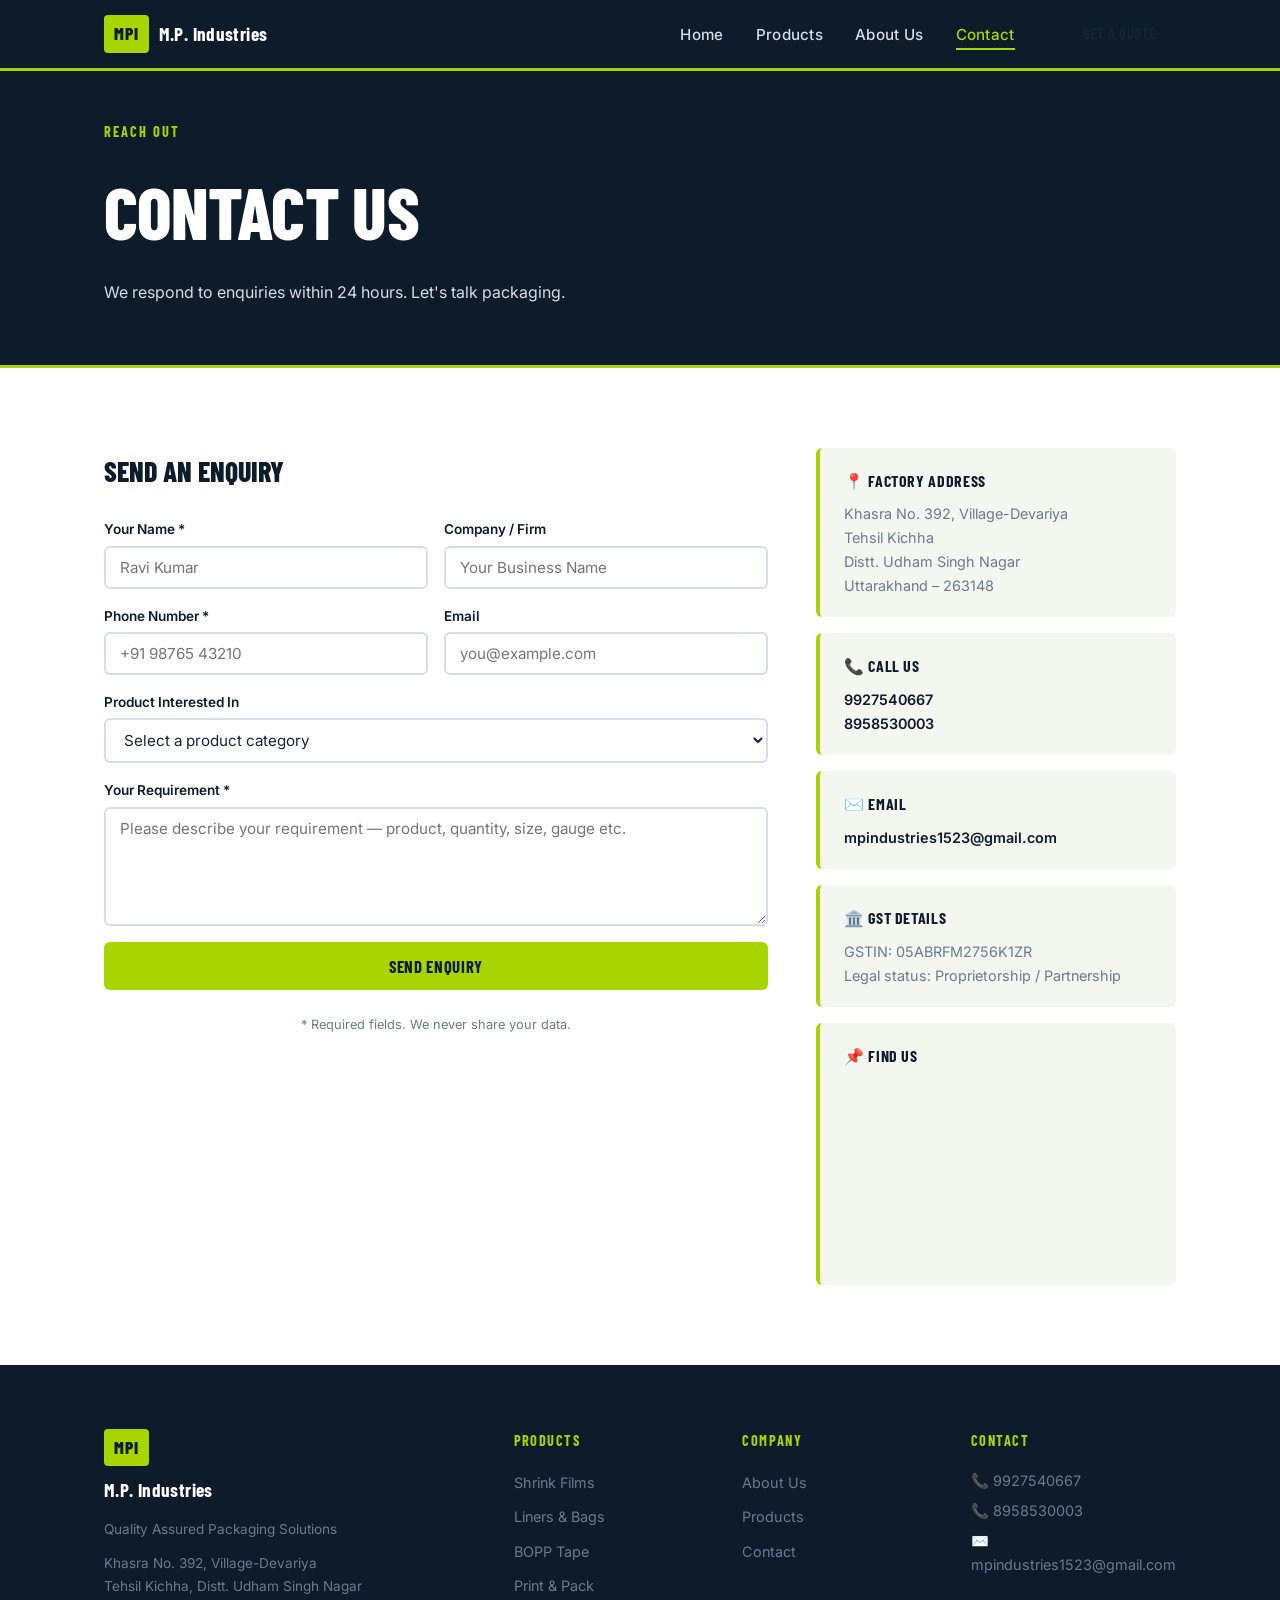
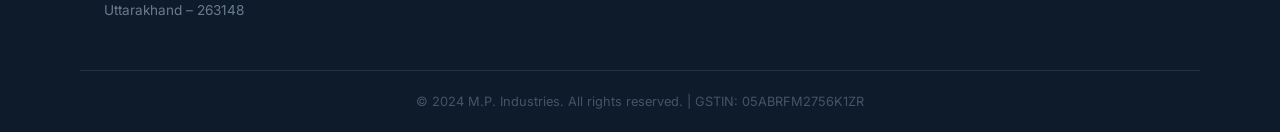
<file: contact.html>
<!DOCTYPE html>
<html lang="en">
<head>
  <meta charset="UTF-8" />
  <meta name="viewport" content="width=device-width, initial-scale=1.0"/>
  <title>Contact – M.P. Industries</title>
  <meta name="description" content="Contact M.P. Industries for packaging enquiries. Call 9927540667 or email mpindustries1523@gmail.com."/>  <link rel="preconnect" href="https://fonts.googleapis.com"/>
  <link rel="preconnect" href="https://fonts.gstatic.com" crossorigin/>
  <link href="https://fonts.googleapis.com/css2?family=Barlow+Condensed:wght@400;600;700;800&family=Inter:wght@300;400;500;600&display=swap" rel="stylesheet"/>
  <style>
/* ============================================
   M.P. INDUSTRIES – STYLESHEET
   Font: Barlow Condensed (display) + Inter (body)
   Palette: Deep navy, lime-green accent, off-white
   ============================================ */

:root {
  --navy:   #0D1B2A;
  --navy2:  #162438;
  --lime:   #A8D400;
  --lime2:  #C5ED1A;
  --white:  #FFFFFF;
  --offwhite: #F4F7F0;
  --gray:   #6B7A8D;
  --gray2:  #D6DDE8;
  --text:   #1A2332;
  --radius: 6px;
  --shadow: 0 4px 24px rgba(13,27,42,0.10);
  --transition: 0.2s ease;
}

*, *::before, *::after { box-sizing: border-box; margin: 0; padding: 0; }

html { scroll-behavior: smooth; }

body {
  font-family: 'Inter', sans-serif;
  color: var(--text);
  background: var(--white);
  font-size: 16px;
  line-height: 1.65;
}

a { color: inherit; text-decoration: none; }
img { max-width: 100%; display: block; }
ul { list-style: none; }

/* UTILITY */
.container { max-width: 1120px; margin: 0 auto; padding: 0 24px; }
.text-center { text-align: center; }
.mt-1 { margin-top: 0.75rem; }
.mt-2 { margin-top: 1.25rem; }
.mt-3 { margin-top: 2rem; }
.bg-light { background: var(--offwhite); }
.section-divider { border: none; border-top: 1px solid var(--gray2); margin: 0 24px; }

/* BUTTONS */
.btn {
  display: inline-block;
  padding: 12px 28px;
  border-radius: var(--radius);
  font-family: 'Barlow Condensed', sans-serif;
  font-size: 1.05rem;
  font-weight: 700;
  letter-spacing: 0.04em;
  text-transform: uppercase;
  cursor: pointer;
  transition: all var(--transition);
  border: 2px solid transparent;
}
.btn--primary { background: var(--lime); color: var(--navy); }
.btn--primary:hover { background: var(--lime2); transform: translateY(-1px); }
.btn--outline { border-color: var(--navy); color: var(--navy); background: transparent; }
.btn--outline:hover { background: var(--navy); color: var(--white); }
.btn--white { background: var(--white); color: var(--navy); }
.btn--white:hover { background: var(--lime); }
.btn--sm { padding: 8px 18px; font-size: 0.9rem; }
.btn--full { width: 100%; text-align: center; }

/* NAV */
.nav {
  position: fixed;
  top: 0; left: 0; right: 0;
  z-index: 100;
  background: var(--navy);
  border-bottom: 3px solid var(--lime);
  transition: box-shadow var(--transition);
}
.nav.scrolled { box-shadow: 0 2px 20px rgba(0,0,0,0.3); }
.nav__inner {
  display: flex;
  align-items: center;
  gap: 2rem;
  padding: 0 24px;
  height: 68px;
  max-width: 1120px;
  margin: 0 auto;
}
.nav__logo { display: flex; align-items: center; gap: 10px; }
.logo-api {
  background: var(--lime);
  color: var(--navy);
  font-family: 'Barlow Condensed', sans-serif;
  font-size: 1.1rem;
  font-weight: 800;
  padding: 4px 10px;
  border-radius: 4px;
  letter-spacing: 0.05em;
}
.logo-name {
  color: var(--white);
  font-family: 'Barlow Condensed', sans-serif;
  font-size: 1.2rem;
  font-weight: 700;
  letter-spacing: 0.02em;
}
.nav__links {
  display: flex;
  gap: 2rem;
  margin-left: auto;
}
.nav__links a {
  color: var(--gray2);
  font-size: 0.95rem;
  font-weight: 500;
  letter-spacing: 0.02em;
  transition: color var(--transition);
  padding: 4px 0;
  border-bottom: 2px solid transparent;
}
.nav__links a:hover,
.nav__links a.active { color: var(--lime); border-bottom-color: var(--lime); }
.nav__cta { margin-left: 1rem; }
.nav__burger {
  display: none;
  flex-direction: column;
  gap: 5px;
  background: none;
  border: none;
  cursor: pointer;
  margin-left: auto;
  padding: 4px;
}
.nav__burger span {
  display: block;
  width: 24px; height: 2px;
  background: var(--white);
  border-radius: 2px;
  transition: all 0.3s;
}

/* HERO */
.hero {
  min-height: 100vh;
  background: var(--navy);
  display: flex;
  align-items: center;
  position: relative;
  overflow: hidden;
  padding-top: 68px;
}
.hero__bg {
  position: absolute;
  inset: 0;
  background:
    repeating-linear-gradient(
      90deg,
      rgba(168,212,0,0.04) 0px,
      rgba(168,212,0,0.04) 1px,
      transparent 1px,
      transparent 60px
    ),
    repeating-linear-gradient(
      180deg,
      rgba(168,212,0,0.04) 0px,
      rgba(168,212,0,0.04) 1px,
      transparent 1px,
      transparent 60px
    );
}
.hero__content {
  position: relative;
  z-index: 2;
  max-width: 700px;
  padding: 80px 24px 80px 48px;
}
.hero__eyebrow {
  color: var(--lime);
  font-family: 'Barlow Condensed', sans-serif;
  font-size: 0.95rem;
  font-weight: 600;
  letter-spacing: 0.12em;
  text-transform: uppercase;
  margin-bottom: 1rem;
}
.hero__title {
  font-family: 'Barlow Condensed', sans-serif;
  font-size: clamp(3.5rem, 8vw, 6.5rem);
  font-weight: 800;
  color: var(--white);
  line-height: 1.0;
  text-transform: uppercase;
  margin-bottom: 1.25rem;
  letter-spacing: -0.01em;
}
.hero__title em {
  color: var(--lime);
  font-style: normal;
  display: block;
}
.hero__sub {
  color: var(--gray2);
  font-size: 1.05rem;
  max-width: 520px;
  margin-bottom: 2rem;
  line-height: 1.7;
}
.hero__actions { display: flex; gap: 1rem; flex-wrap: wrap; }
.hero__badge {
  position: absolute;
  right: 5%;
  bottom: 8%;
  text-align: right;
  opacity: 0.12;
  pointer-events: none;
}
.badge__line {
  display: block;
  font-family: 'Barlow Condensed', sans-serif;
  font-size: 5rem;
  font-weight: 800;
  color: var(--lime);
  line-height: 1;
  text-transform: uppercase;
  letter-spacing: 0.05em;
}
.badge__line--big { font-size: 10rem; }

/* STATS BAR */
.stats-bar {
  background: var(--lime);
  display: flex;
  justify-content: space-around;
  flex-wrap: wrap;
  padding: 24px;
  gap: 1rem;
}
.stat { text-align: center; padding: 0 16px; }
.stat__num {
  display: block;
  font-family: 'Barlow Condensed', sans-serif;
  font-size: 2.4rem;
  font-weight: 800;
  color: var(--navy);
  line-height: 1;
}
.stat__label {
  font-size: 0.8rem;
  font-weight: 600;
  color: var(--navy);
  letter-spacing: 0.06em;
  text-transform: uppercase;
  margin-top: 4px;
}

/* SECTION */
.section { padding: 80px 0; }
.section__header { text-align: center; margin-bottom: 3rem; }
.section__eyebrow {
  color: var(--lime);
  font-family: 'Barlow Condensed', sans-serif;
  font-size: 0.9rem;
  font-weight: 700;
  letter-spacing: 0.14em;
  text-transform: uppercase;
  margin-bottom: 0.5rem;
}
.section__title {
  font-family: 'Barlow Condensed', sans-serif;
  font-size: clamp(1.8rem, 4vw, 2.8rem);
  font-weight: 800;
  color: var(--navy);
  text-transform: uppercase;
  letter-spacing: 0.01em;
  line-height: 1.1;
}

/* PRODUCT CARDS */
.products-grid {
  display: grid;
  grid-template-columns: repeat(auto-fit, minmax(240px, 1fr));
  gap: 1.5rem;
}
.product-card {
  display: block;
  background: var(--offwhite);
  border: 2px solid transparent;
  border-radius: var(--radius);
  padding: 2rem 1.5rem;
  transition: all var(--transition);
  position: relative;
}
.product-card:hover {
  border-color: var(--lime);
  transform: translateY(-4px);
  box-shadow: var(--shadow);
}
.product-card.featured {
  background: var(--navy);
  color: var(--white);
  border-color: var(--lime);
}
.product-card.featured h3 { color: var(--lime); }
.product-card.featured p { color: var(--gray2); }
.product-card__icon { font-size: 2.5rem; margin-bottom: 1rem; }
.product-card h3 {
  font-family: 'Barlow Condensed', sans-serif;
  font-size: 1.4rem;
  font-weight: 700;
  color: var(--navy);
  text-transform: uppercase;
  margin-bottom: 0.5rem;
}
.product-card p { font-size: 0.9rem; color: var(--gray); line-height: 1.6; margin-bottom: 1rem; }
.product-card__link {
  font-family: 'Barlow Condensed', sans-serif;
  font-weight: 700;
  font-size: 0.95rem;
  color: var(--lime);
  letter-spacing: 0.04em;
}

/* WHY US */
.why-us { background: var(--offwhite); }
.why-us__grid {
  display: grid;
  grid-template-columns: 1fr 1fr;
  gap: 4rem;
  align-items: center;
}
.why-us__text .section__title { text-align: left; margin-bottom: 1rem; }
.why-us__body { color: var(--gray); margin-bottom: 1.5rem; line-height: 1.75; }
.why-list { display: flex; flex-direction: column; gap: 0.6rem; margin-bottom: 0.5rem; }
.why-list li { display: flex; align-items: flex-start; gap: 0.6rem; font-size: 0.95rem; }
.check { color: var(--lime); font-size: 1.1rem; flex-shrink: 0; }
.visual-box {
  background: var(--navy);
  border-radius: 12px;
  padding: 3px;
  border: 3px solid var(--lime);
}
.visual-box__inner { padding: 2rem; }
.visual-box__gstin {
  font-family: 'Barlow Condensed', sans-serif;
  font-size: 0.8rem;
  font-weight: 700;
  color: var(--lime);
  letter-spacing: 0.12em;
  text-transform: uppercase;
  margin-bottom: 0.25rem;
}
.visual-box__code {
  font-family: 'Barlow Condensed', sans-serif;
  font-size: 1.3rem;
  font-weight: 700;
  color: var(--white);
  letter-spacing: 0.05em;
  margin-bottom: 1.5rem;
}
.visual-hr { border: none; border-top: 1px solid rgba(168,212,0,0.3); margin-bottom: 1.5rem; }
.visual-box__label {
  font-size: 0.75rem;
  color: var(--gray);
  text-transform: uppercase;
  letter-spacing: 0.1em;
  margin-bottom: 2px;
}
.visual-box__value {
  font-family: 'Barlow Condensed', sans-serif;
  font-size: 1.15rem;
  font-weight: 600;
  color: var(--white);
  margin-bottom: 1rem;
}

/* CTA BAND */
.cta-band {
  background: var(--navy);
  padding: 60px 24px;
  border-top: 4px solid var(--lime);
}
.cta-band__inner {
  display: flex;
  align-items: center;
  justify-content: space-between;
  gap: 2rem;
  flex-wrap: wrap;
}
.cta-band__title {
  font-family: 'Barlow Condensed', sans-serif;
  font-size: 2rem;
  font-weight: 800;
  color: var(--white);
  text-transform: uppercase;
  margin-bottom: 0.25rem;
}
.cta-band__sub { color: var(--gray2); font-size: 0.95rem; }

/* PAGE HERO */
.page-hero {
  background: var(--navy);
  padding: 120px 24px 60px;
  border-bottom: 3px solid var(--lime);
}
.page-hero__title {
  font-family: 'Barlow Condensed', sans-serif;
  font-size: clamp(2.5rem, 6vw, 4.5rem);
  font-weight: 800;
  color: var(--white);
  text-transform: uppercase;
  margin-bottom: 0.5rem;
  letter-spacing: -0.01em;
}
.page-hero__sub { color: var(--gray2); max-width: 540px; }

/* PRODUCTS TABLE GRID */
.products-table-grid {
  display: grid;
  grid-template-columns: repeat(auto-fit, minmax(260px, 1fr));
  gap: 1.5rem;
}
.prod-item {
  background: var(--offwhite);
  border-radius: var(--radius);
  border-left: 4px solid var(--lime);
  padding: 1.75rem;
  transition: box-shadow var(--transition);
}
.prod-item:hover { box-shadow: var(--shadow); }
.prod-item__badge {
  display: inline-block;
  background: var(--lime);
  color: var(--navy);
  font-family: 'Barlow Condensed', sans-serif;
  font-size: 0.75rem;
  font-weight: 800;
  letter-spacing: 0.1em;
  padding: 2px 8px;
  border-radius: 3px;
  margin-bottom: 0.75rem;
  text-transform: uppercase;
}
.prod-item h3 {
  font-family: 'Barlow Condensed', sans-serif;
  font-size: 1.35rem;
  font-weight: 700;
  color: var(--navy);
  text-transform: uppercase;
  margin-bottom: 0.5rem;
}
.prod-item p { font-size: 0.9rem; color: var(--gray); margin-bottom: 0.75rem; }
.prod-item ul { display: flex; flex-direction: column; gap: 0.3rem; margin-bottom: 1rem; }
.prod-item ul li { font-size: 0.85rem; color: var(--gray); padding-left: 1rem; position: relative; }
.prod-item ul li::before {
  content: '–';
  position: absolute;
  left: 0;
  color: var(--lime);
  font-weight: 700;
}

/* ABOUT */
.about-grid {
  display: grid;
  grid-template-columns: 1fr 380px;
  gap: 4rem;
  align-items: start;
}
.about-text .section__title { text-align: left; margin-bottom: 1.25rem; }
.about-text p { color: var(--gray); margin-bottom: 1rem; line-height: 1.75; }
.info-card {
  background: var(--navy);
  border-radius: 10px;
  padding: 2rem;
  border: 2px solid var(--lime);
  color: var(--white);
}
.info-card h3 {
  font-family: 'Barlow Condensed', sans-serif;
  font-size: 1.2rem;
  font-weight: 700;
  color: var(--lime);
  text-transform: uppercase;
  margin-bottom: 1rem;
  letter-spacing: 0.04em;
}
.info-table { width: 100%; border-collapse: collapse; }
.info-table td { padding: 6px 0; font-size: 0.9rem; vertical-align: top; }
.info-table td:first-child {
  color: var(--gray);
  width: 100px;
  font-size: 0.8rem;
  text-transform: uppercase;
  letter-spacing: 0.06em;
}
.info-table td:last-child { color: var(--white); font-weight: 500; }
.info-table tr + tr td { border-top: 1px solid rgba(255,255,255,0.07); }

/* VALUES */
.values-grid {
  display: grid;
  grid-template-columns: repeat(auto-fit, minmax(220px, 1fr));
  gap: 1.5rem;
}
.value-card {
  background: var(--white);
  border-radius: var(--radius);
  padding: 2rem 1.5rem;
  border: 1px solid var(--gray2);
  transition: all var(--transition);
}
.value-card:hover { border-color: var(--lime); box-shadow: var(--shadow); }
.value-card__icon { font-size: 2.2rem; margin-bottom: 1rem; }
.value-card h3 {
  font-family: 'Barlow Condensed', sans-serif;
  font-size: 1.2rem;
  font-weight: 700;
  color: var(--navy);
  text-transform: uppercase;
  margin-bottom: 0.5rem;
}
.value-card p { font-size: 0.9rem; color: var(--gray); }

/* CONTACT */
.contact-grid {
  display: grid;
  grid-template-columns: 1fr 360px;
  gap: 3rem;
  align-items: start;
}
.contact-form__title {
  font-family: 'Barlow Condensed', sans-serif;
  font-size: 1.75rem;
  font-weight: 800;
  color: var(--navy);
  text-transform: uppercase;
  margin-bottom: 1.5rem;
}
.contact-form { display: flex; flex-direction: column; gap: 1rem; }
.form-row { display: grid; grid-template-columns: 1fr 1fr; gap: 1rem; }
.form-group { display: flex; flex-direction: column; gap: 5px; }
.form-group label { font-size: 0.85rem; font-weight: 600; color: var(--navy); }
.form-group input,
.form-group select,
.form-group textarea {
  padding: 10px 14px;
  border: 2px solid var(--gray2);
  border-radius: var(--radius);
  font-family: 'Inter', sans-serif;
  font-size: 0.95rem;
  color: var(--text);
  background: var(--white);
  transition: border-color var(--transition);
  outline: none;
}
.form-group input:focus,
.form-group select:focus,
.form-group textarea:focus { border-color: var(--lime); }
.form-group textarea { resize: vertical; }
.form-note { font-size: 0.8rem; color: var(--gray); text-align: center; margin-top: 0.5rem; }
.success-box {
  background: var(--offwhite);
  border: 2px solid var(--lime);
  border-radius: var(--radius);
  padding: 3rem 2rem;
  text-align: center;
}
.success-icon { font-size: 2.5rem; margin-bottom: 0.75rem; }
.success-box h3 {
  font-family: 'Barlow Condensed', sans-serif;
  font-size: 1.5rem;
  font-weight: 800;
  color: var(--navy);
  margin-bottom: 0.5rem;
}
.contact-info { display: flex; flex-direction: column; gap: 1rem; }
.contact-card {
  background: var(--offwhite);
  border-radius: var(--radius);
  padding: 1.25rem 1.5rem;
  border-left: 4px solid var(--lime);
}
.contact-card h3 {
  font-family: 'Barlow Condensed', sans-serif;
  font-size: 1rem;
  font-weight: 700;
  color: var(--navy);
  text-transform: uppercase;
  letter-spacing: 0.04em;
  margin-bottom: 0.5rem;
}
.contact-card p { font-size: 0.9rem; color: var(--gray); line-height: 1.65; }
.contact-card a { color: var(--navy); font-weight: 600; }
.contact-card a:hover { color: var(--lime); }
.map-embed { padding-bottom: 0; overflow: hidden; }

/* FOOTER */
.footer { background: var(--navy); padding: 64px 0 0; }
.footer__grid {
  display: grid;
  grid-template-columns: 2fr 1fr 1fr 1fr;
  gap: 3rem;
  padding-bottom: 3rem;
  border-bottom: 1px solid rgba(255,255,255,0.1);
}
.footer__brand .logo-name { display: block; margin-top: 8px; margin-bottom: 0.75rem; }
.footer-logo { display: inline-block; }
.footer__tagline { color: var(--gray); font-size: 0.85rem; margin-bottom: 0.75rem; }
.footer__address { color: var(--gray); font-size: 0.85rem; line-height: 1.7; }
.footer__col h4 {
  font-family: 'Barlow Condensed', sans-serif;
  font-size: 0.9rem;
  font-weight: 700;
  color: var(--lime);
  text-transform: uppercase;
  letter-spacing: 0.1em;
  margin-bottom: 1rem;
}
.footer__col ul { display: flex; flex-direction: column; gap: 0.5rem; }
.footer__col ul li a,
.footer__col p { color: var(--gray); font-size: 0.9rem; transition: color var(--transition); }
.footer__col ul li a:hover,
.footer__col p a:hover { color: var(--lime); }
.footer__col p { margin-bottom: 0.4rem; }
.footer__col a { color: var(--gray); }
.footer__bottom {
  padding: 1.25rem 24px;
  text-align: center;
  color: rgba(107,122,141,0.6);
  font-size: 0.8rem;
}

/* RESPONSIVE */
@media (max-width: 900px) {
  .why-us__grid { grid-template-columns: 1fr; }
  .about-grid { grid-template-columns: 1fr; }
  .contact-grid { grid-template-columns: 1fr; }
  .footer__grid { grid-template-columns: 1fr 1fr; }
  .nav__links,
  .nav__cta { display: none; }
  .nav__burger { display: flex; }
  .nav__links.open {
    display: flex;
    flex-direction: column;
    position: fixed;
    top: 68px; left: 0; right: 0;
    background: var(--navy2);
    padding: 2rem;
    gap: 1.25rem;
    border-bottom: 2px solid var(--lime);
  }
  .hero__content { padding: 60px 24px; }
  .hero__badge { display: none; }
  .form-row { grid-template-columns: 1fr; }
}

@media (max-width: 600px) {
  .stats-bar { justify-content: center; }
  .footer__grid { grid-template-columns: 1fr; }
  .cta-band__inner { flex-direction: column; text-align: center; }
}

  </style>
</head>
<body>

  <nav class="nav" id="nav">
    <div class="nav__inner">
      <a href="index.html" class="nav__logo">
        <span class="logo-api">MPI</span>
        <span class="logo-name">M.P. Industries</span>
      </a>
      <ul class="nav__links" id="navLinks">
        <li><a href="index.html">Home</a></li>
        <li><a href="products.html">Products</a></li>
        <li><a href="about.html">About Us</a></li>
        <li><a href="contact.html" class="active">Contact</a></li>
      </ul>
      <a href="contact.html" class="btn btn--sm nav__cta">Get a Quote</a>
      <button class="nav__burger" id="burger" aria-label="Open menu">
        <span></span><span></span><span></span>
      </button>
    </div>
  </nav>

  <section class="page-hero">
    <div class="container">
      <p class="section__eyebrow">Reach Out</p>
      <h1 class="page-hero__title">Contact Us</h1>
      <p class="page-hero__sub">We respond to enquiries within 24 hours. Let's talk packaging.</p>
    </div>
  </section>

  <section class="section">
    <div class="container contact-grid">

      <!-- FORM -->
      <div class="contact-form-wrap">
        <h2 class="contact-form__title">Send an Enquiry</h2>
        <form class="contact-form" id="contactForm" action="https://formspree.io/f/YOUR_FORM_ID" method="POST">
          <div class="form-row">
            <div class="form-group">
              <label for="name">Your Name *</label>
              <input type="text" id="name" name="name" placeholder="Ravi Kumar" required />
            </div>
            <div class="form-group">
              <label for="company">Company / Firm</label>
              <input type="text" id="company" name="company" placeholder="Your Business Name" />
            </div>
          </div>
          <div class="form-row">
            <div class="form-group">
              <label for="phone">Phone Number *</label>
              <input type="tel" id="phone" name="phone" placeholder="+91 98765 43210" required />
            </div>
            <div class="form-group">
              <label for="email">Email</label>
              <input type="email" id="email" name="email" placeholder="you@example.com" />
            </div>
          </div>
          <div class="form-group">
            <label for="product">Product Interested In</label>
            <select id="product" name="product">
              <option value="">Select a product category</option>
              <option>LLDPE Shrink Film</option>
              <option>HDPE Film Roll</option>
              <option>LD Shrink Film</option>
              <option>Stretch / Pallet Wrap</option>
              <option>LDPE Plain Bags</option>
              <option>Printed Poly Bags</option>
              <option>HDPE Liner Bags</option>
              <option>BOPP Tape – Clear</option>
              <option>BOPP Tape – Printed</option>
              <option>Custom Printing & Packing</option>
              <option>Other / Not Sure</option>
            </select>
          </div>
          <div class="form-group">
            <label for="message">Your Requirement *</label>
            <textarea id="message" name="message" rows="5" placeholder="Please describe your requirement — product, quantity, size, gauge etc." required></textarea>
          </div>
          <button type="submit" class="btn btn--primary btn--full">Send Enquiry</button>
          <p class="form-note">* Required fields. We never share your data.</p>
        </form>
        <div class="form-success" id="formSuccess" style="display:none;">
          <div class="success-box">
            <p class="success-icon">✅</p>
            <h3>Enquiry Sent!</h3>
            <p>Thank you. We'll get back to you within 24 hours.</p>
          </div>
        </div>
      </div>

      <!-- INFO -->
      <div class="contact-info">
        <div class="contact-card">
          <h3>📍 Factory Address</h3>
          <p>Khasra No. 392, Village-Devariya<br/>Tehsil Kichha<br/>Distt. Udham Singh Nagar<br/>Uttarakhand – 263148</p>
        </div>
        <div class="contact-card">
          <h3>📞 Call Us</h3>
          <p><a href="tel:9927540667">9927540667</a></p>
          <p><a href="tel:8958530003">8958530003</a></p>
        </div>
        <div class="contact-card">
          <h3>✉️ Email</h3>
          <p><a href="mailto:mpindustries1523@gmail.com">mpindustries1523@gmail.com</a></p>
        </div>
        <div class="contact-card">
          <h3>🏛️ GST Details</h3>
          <p>GSTIN: 05ABRFM2756K1ZR</p>
          <p>Legal status: Proprietorship / Partnership</p>
        </div>
        <div class="contact-card map-embed">
          <h3>📌 Find Us</h3>
          <iframe
            src="https://maps.google.com/maps?q=Kichha+Udham+Singh+Nagar+Uttarakhand&t=&z=13&ie=UTF8&iwloc=&output=embed"
            width="100%"
            height="200"
            style="border:0;border-radius:8px;"
            allowfullscreen=""
            loading="lazy"
            referrerpolicy="no-referrer-when-downgrade">
          </iframe>
        </div>
      </div>

    </div>
  </section>

  <footer class="footer">
    <div class="container footer__grid">
      <div class="footer__brand">
        <span class="logo-api footer-logo">MPI</span>
        <span class="logo-name">M.P. Industries</span>
        <p class="footer__tagline">Quality Assured Packaging Solutions</p>
        <p class="footer__address">Khasra No. 392, Village-Devariya<br/>Tehsil Kichha, Distt. Udham Singh Nagar<br/>Uttarakhand – 263148</p>
      </div>
      <div class="footer__col">
        <h4>Products</h4>
        <ul>
          <li><a href="products.html#films">Shrink Films</a></li>
          <li><a href="products.html#bags">Liners & Bags</a></li>
          <li><a href="products.html#tape">BOPP Tape</a></li>
          <li><a href="products.html#print">Print & Pack</a></li>
        </ul>
      </div>
      <div class="footer__col">
        <h4>Company</h4>
        <ul>
          <li><a href="about.html">About Us</a></li>
          <li><a href="products.html">Products</a></li>
          <li><a href="contact.html">Contact</a></li>
        </ul>
      </div>
      <div class="footer__col">
        <h4>Contact</h4>
        <p>📞 <a href="tel:9927540667">9927540667</a></p>
        <p>📞 <a href="tel:8958530003">8958530003</a></p>
        <p>✉️ <a href="mailto:mpindustries1523@gmail.com">mpindustries1523@gmail.com</a></p>
      </div>
    </div>
    <div class="footer__bottom">
      <p>© 2024 M.P. Industries. All rights reserved. | GSTIN: 05ABRFM2756K1ZR</p>
    </div>
  </footer>  <script>
// Nav scroll effect
const nav = document.getElementById('nav');
window.addEventListener('scroll', () => {
  nav.classList.toggle('scrolled', window.scrollY > 20);
});

// Mobile burger menu
const burger = document.getElementById('burger');
const navLinks = document.getElementById('navLinks');
if (burger && navLinks) {
  burger.addEventListener('click', () => {
    navLinks.classList.toggle('open');
  });
  // Close on link click
  navLinks.querySelectorAll('a').forEach(a => {
    a.addEventListener('click', () => navLinks.classList.remove('open'));
  });
}

// Contact form intercept (works with Formspree but also shows success state locally)
const form = document.getElementById('contactForm');
const successDiv = document.getElementById('formSuccess');
if (form) {
  form.addEventListener('submit', async (e) => {
    const action = form.getAttribute('action');
    // If Formspree ID not set, show success demo
    if (!action || action.includes('YOUR_FORM_ID')) {
      e.preventDefault();
      form.style.display = 'none';
      if (successDiv) successDiv.style.display = 'block';
      return;
    }
    // Otherwise let Formspree handle it
  });
}

// Fade-in on scroll
const observer = new IntersectionObserver((entries) => {
  entries.forEach(e => {
    if (e.isIntersecting) {
      e.target.style.opacity = '1';
      e.target.style.transform = 'translateY(0)';
    }
  });
}, { threshold: 0.1 });

document.querySelectorAll('.product-card, .prod-item, .value-card, .contact-card, .stat').forEach(el => {
  el.style.opacity = '0';
  el.style.transform = 'translateY(20px)';
  el.style.transition = 'opacity 0.5s ease, transform 0.5s ease';
  observer.observe(el);
});

  </script>
</body>
</html>
</file>
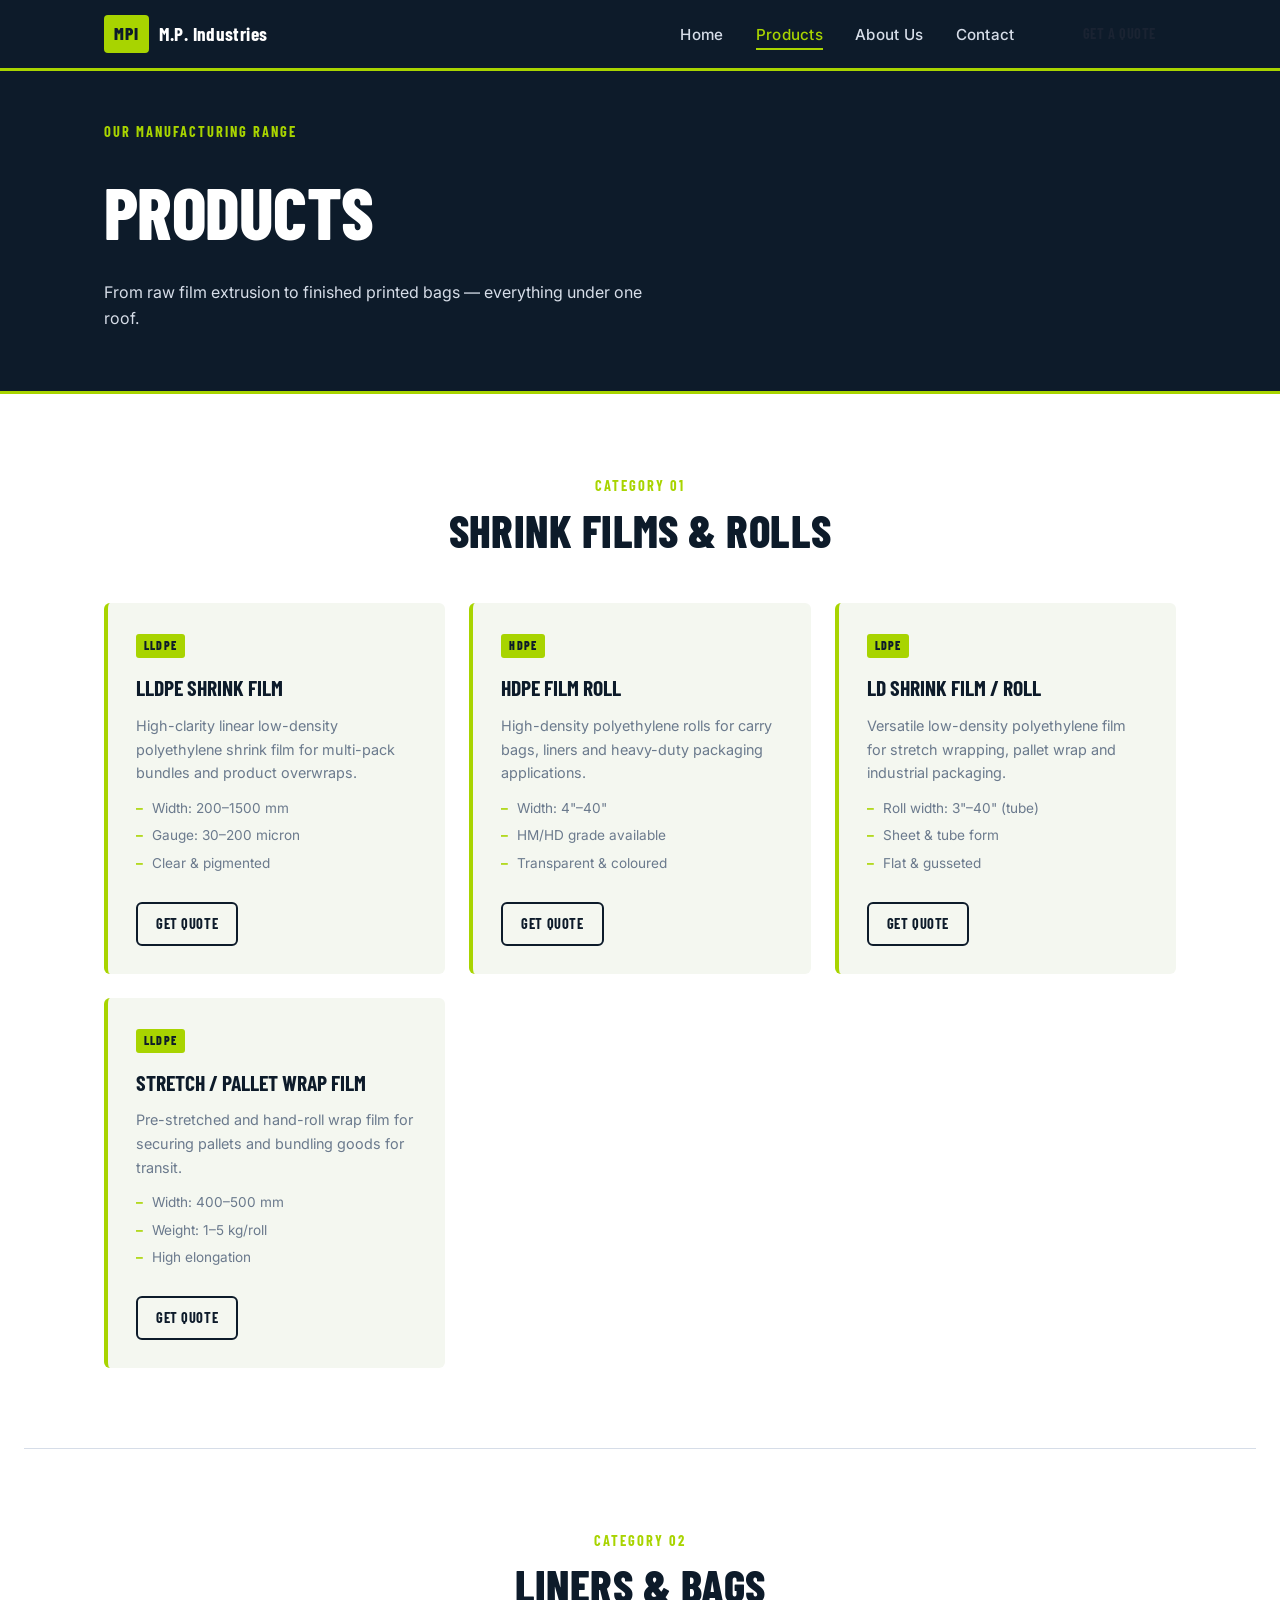
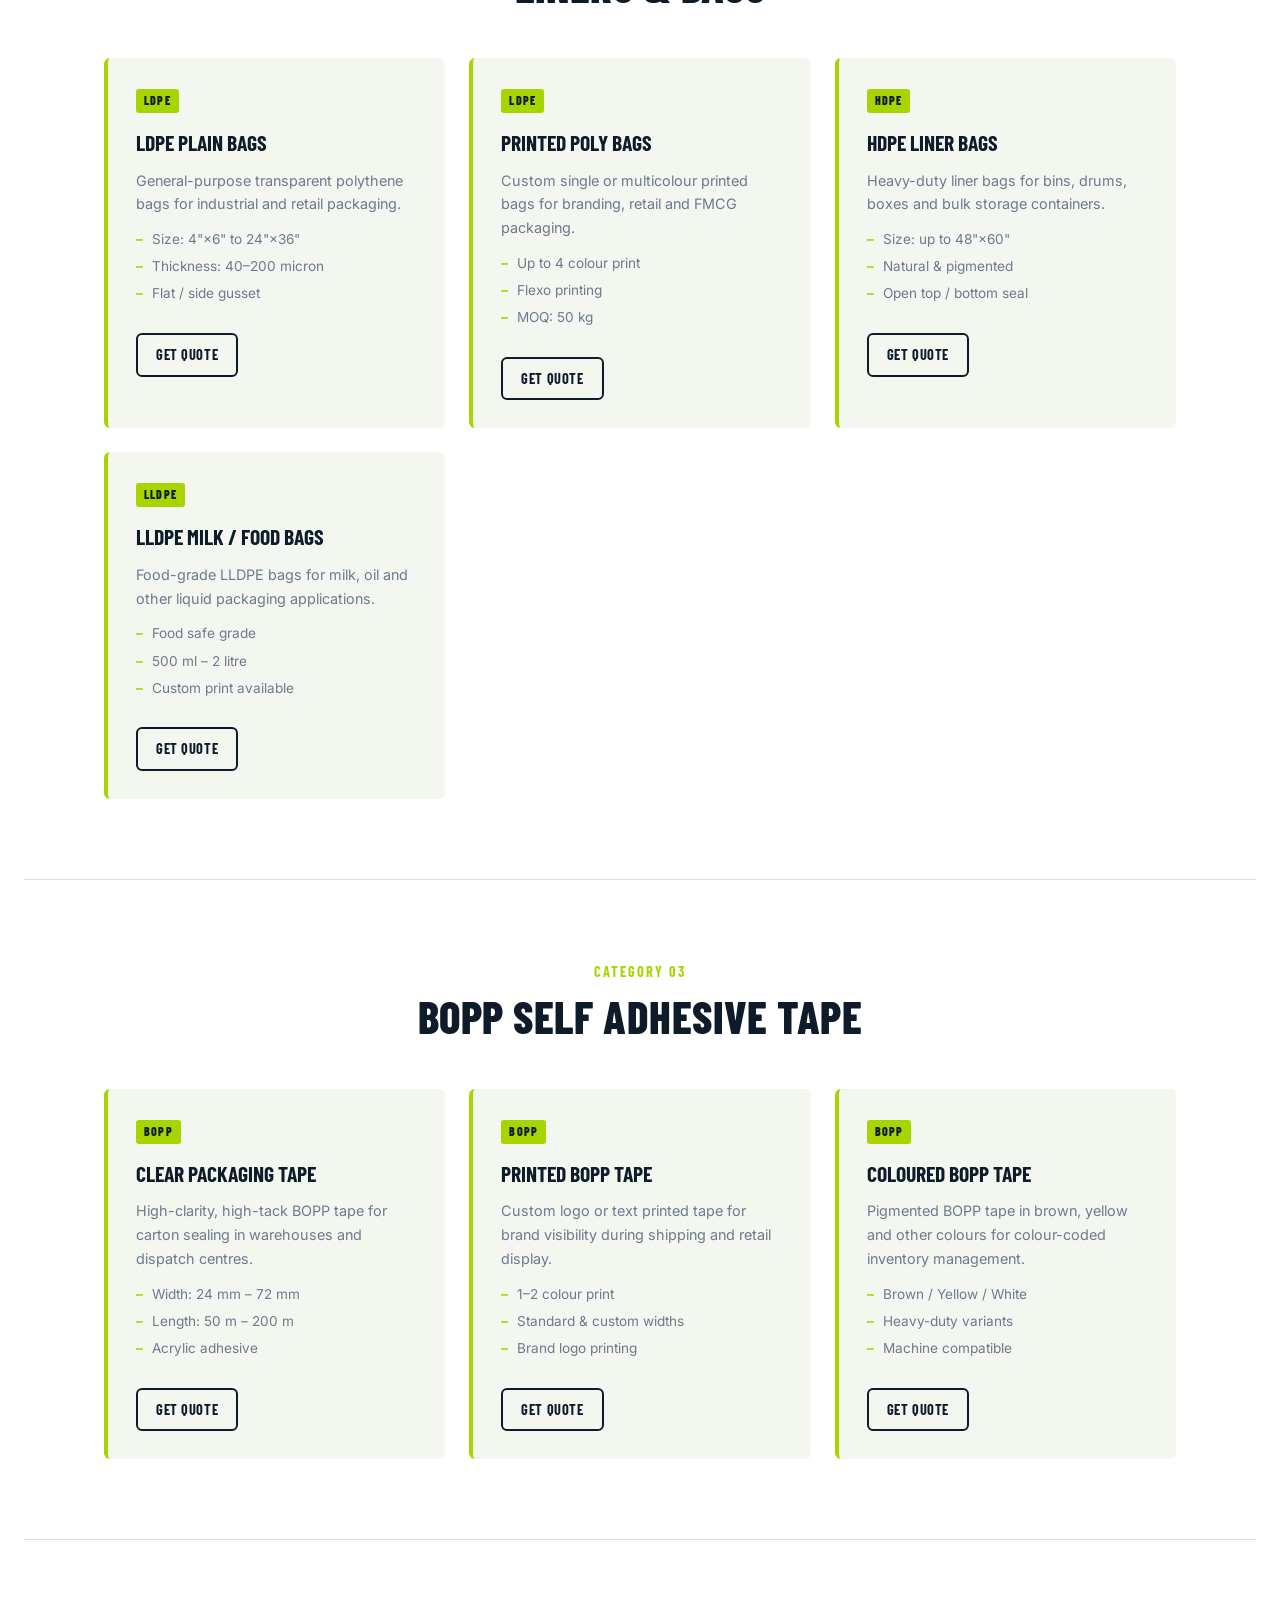
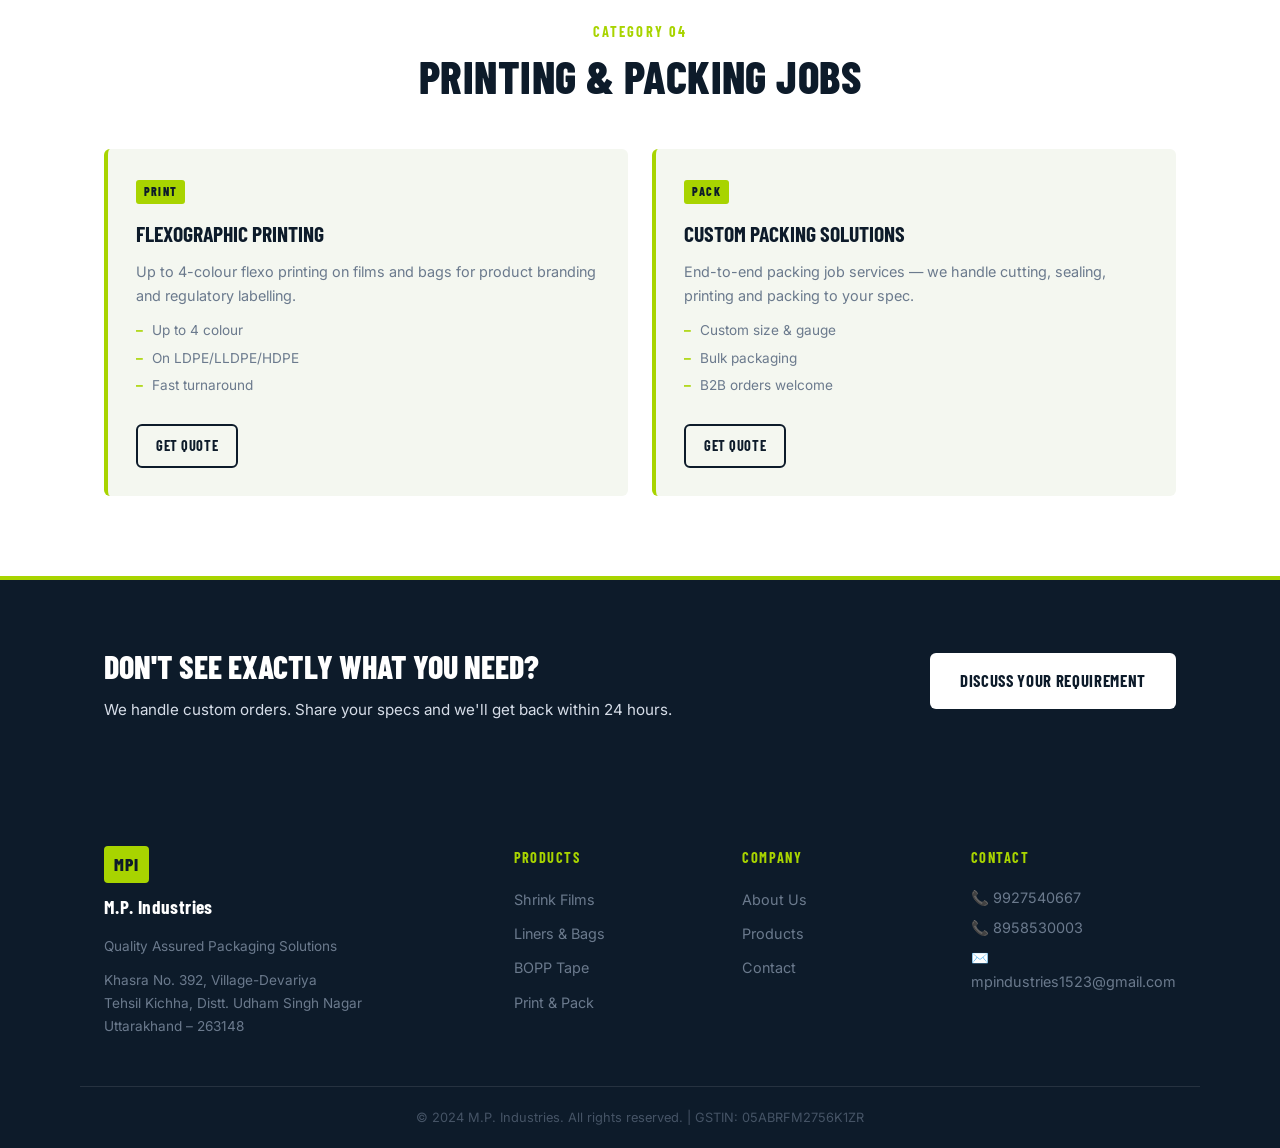
<file: products.html>
<!DOCTYPE html>
<html lang="en">
<head>
  <meta charset="UTF-8" />
  <meta name="viewport" content="width=device-width, initial-scale=1.0"/>
  <title>Products – M.P. Industries</title>
  <meta name="description" content="Browse M.P. Industries product range: LLDPE/HDPE/LD Shrink Films, Liners & Bags, BOPP Self Adhesive Tape, Custom Printing & Packing."/>  <link rel="preconnect" href="https://fonts.googleapis.com"/>
  <link rel="preconnect" href="https://fonts.gstatic.com" crossorigin/>
  <link href="https://fonts.googleapis.com/css2?family=Barlow+Condensed:wght@400;600;700;800&family=Inter:wght@300;400;500;600&display=swap" rel="stylesheet"/>
  <style>
/* ============================================
   M.P. INDUSTRIES – STYLESHEET
   Font: Barlow Condensed (display) + Inter (body)
   Palette: Deep navy, lime-green accent, off-white
   ============================================ */

:root {
  --navy:   #0D1B2A;
  --navy2:  #162438;
  --lime:   #A8D400;
  --lime2:  #C5ED1A;
  --white:  #FFFFFF;
  --offwhite: #F4F7F0;
  --gray:   #6B7A8D;
  --gray2:  #D6DDE8;
  --text:   #1A2332;
  --radius: 6px;
  --shadow: 0 4px 24px rgba(13,27,42,0.10);
  --transition: 0.2s ease;
}

*, *::before, *::after { box-sizing: border-box; margin: 0; padding: 0; }

html { scroll-behavior: smooth; }

body {
  font-family: 'Inter', sans-serif;
  color: var(--text);
  background: var(--white);
  font-size: 16px;
  line-height: 1.65;
}

a { color: inherit; text-decoration: none; }
img { max-width: 100%; display: block; }
ul { list-style: none; }

/* UTILITY */
.container { max-width: 1120px; margin: 0 auto; padding: 0 24px; }
.text-center { text-align: center; }
.mt-1 { margin-top: 0.75rem; }
.mt-2 { margin-top: 1.25rem; }
.mt-3 { margin-top: 2rem; }
.bg-light { background: var(--offwhite); }
.section-divider { border: none; border-top: 1px solid var(--gray2); margin: 0 24px; }

/* BUTTONS */
.btn {
  display: inline-block;
  padding: 12px 28px;
  border-radius: var(--radius);
  font-family: 'Barlow Condensed', sans-serif;
  font-size: 1.05rem;
  font-weight: 700;
  letter-spacing: 0.04em;
  text-transform: uppercase;
  cursor: pointer;
  transition: all var(--transition);
  border: 2px solid transparent;
}
.btn--primary { background: var(--lime); color: var(--navy); }
.btn--primary:hover { background: var(--lime2); transform: translateY(-1px); }
.btn--outline { border-color: var(--navy); color: var(--navy); background: transparent; }
.btn--outline:hover { background: var(--navy); color: var(--white); }
.btn--white { background: var(--white); color: var(--navy); }
.btn--white:hover { background: var(--lime); }
.btn--sm { padding: 8px 18px; font-size: 0.9rem; }
.btn--full { width: 100%; text-align: center; }

/* NAV */
.nav {
  position: fixed;
  top: 0; left: 0; right: 0;
  z-index: 100;
  background: var(--navy);
  border-bottom: 3px solid var(--lime);
  transition: box-shadow var(--transition);
}
.nav.scrolled { box-shadow: 0 2px 20px rgba(0,0,0,0.3); }
.nav__inner {
  display: flex;
  align-items: center;
  gap: 2rem;
  padding: 0 24px;
  height: 68px;
  max-width: 1120px;
  margin: 0 auto;
}
.nav__logo { display: flex; align-items: center; gap: 10px; }
.logo-api {
  background: var(--lime);
  color: var(--navy);
  font-family: 'Barlow Condensed', sans-serif;
  font-size: 1.1rem;
  font-weight: 800;
  padding: 4px 10px;
  border-radius: 4px;
  letter-spacing: 0.05em;
}
.logo-name {
  color: var(--white);
  font-family: 'Barlow Condensed', sans-serif;
  font-size: 1.2rem;
  font-weight: 700;
  letter-spacing: 0.02em;
}
.nav__links {
  display: flex;
  gap: 2rem;
  margin-left: auto;
}
.nav__links a {
  color: var(--gray2);
  font-size: 0.95rem;
  font-weight: 500;
  letter-spacing: 0.02em;
  transition: color var(--transition);
  padding: 4px 0;
  border-bottom: 2px solid transparent;
}
.nav__links a:hover,
.nav__links a.active { color: var(--lime); border-bottom-color: var(--lime); }
.nav__cta { margin-left: 1rem; }
.nav__burger {
  display: none;
  flex-direction: column;
  gap: 5px;
  background: none;
  border: none;
  cursor: pointer;
  margin-left: auto;
  padding: 4px;
}
.nav__burger span {
  display: block;
  width: 24px; height: 2px;
  background: var(--white);
  border-radius: 2px;
  transition: all 0.3s;
}

/* HERO */
.hero {
  min-height: 100vh;
  background: var(--navy);
  display: flex;
  align-items: center;
  position: relative;
  overflow: hidden;
  padding-top: 68px;
}
.hero__bg {
  position: absolute;
  inset: 0;
  background:
    repeating-linear-gradient(
      90deg,
      rgba(168,212,0,0.04) 0px,
      rgba(168,212,0,0.04) 1px,
      transparent 1px,
      transparent 60px
    ),
    repeating-linear-gradient(
      180deg,
      rgba(168,212,0,0.04) 0px,
      rgba(168,212,0,0.04) 1px,
      transparent 1px,
      transparent 60px
    );
}
.hero__content {
  position: relative;
  z-index: 2;
  max-width: 700px;
  padding: 80px 24px 80px 48px;
}
.hero__eyebrow {
  color: var(--lime);
  font-family: 'Barlow Condensed', sans-serif;
  font-size: 0.95rem;
  font-weight: 600;
  letter-spacing: 0.12em;
  text-transform: uppercase;
  margin-bottom: 1rem;
}
.hero__title {
  font-family: 'Barlow Condensed', sans-serif;
  font-size: clamp(3.5rem, 8vw, 6.5rem);
  font-weight: 800;
  color: var(--white);
  line-height: 1.0;
  text-transform: uppercase;
  margin-bottom: 1.25rem;
  letter-spacing: -0.01em;
}
.hero__title em {
  color: var(--lime);
  font-style: normal;
  display: block;
}
.hero__sub {
  color: var(--gray2);
  font-size: 1.05rem;
  max-width: 520px;
  margin-bottom: 2rem;
  line-height: 1.7;
}
.hero__actions { display: flex; gap: 1rem; flex-wrap: wrap; }
.hero__badge {
  position: absolute;
  right: 5%;
  bottom: 8%;
  text-align: right;
  opacity: 0.12;
  pointer-events: none;
}
.badge__line {
  display: block;
  font-family: 'Barlow Condensed', sans-serif;
  font-size: 5rem;
  font-weight: 800;
  color: var(--lime);
  line-height: 1;
  text-transform: uppercase;
  letter-spacing: 0.05em;
}
.badge__line--big { font-size: 10rem; }

/* STATS BAR */
.stats-bar {
  background: var(--lime);
  display: flex;
  justify-content: space-around;
  flex-wrap: wrap;
  padding: 24px;
  gap: 1rem;
}
.stat { text-align: center; padding: 0 16px; }
.stat__num {
  display: block;
  font-family: 'Barlow Condensed', sans-serif;
  font-size: 2.4rem;
  font-weight: 800;
  color: var(--navy);
  line-height: 1;
}
.stat__label {
  font-size: 0.8rem;
  font-weight: 600;
  color: var(--navy);
  letter-spacing: 0.06em;
  text-transform: uppercase;
  margin-top: 4px;
}

/* SECTION */
.section { padding: 80px 0; }
.section__header { text-align: center; margin-bottom: 3rem; }
.section__eyebrow {
  color: var(--lime);
  font-family: 'Barlow Condensed', sans-serif;
  font-size: 0.9rem;
  font-weight: 700;
  letter-spacing: 0.14em;
  text-transform: uppercase;
  margin-bottom: 0.5rem;
}
.section__title {
  font-family: 'Barlow Condensed', sans-serif;
  font-size: clamp(1.8rem, 4vw, 2.8rem);
  font-weight: 800;
  color: var(--navy);
  text-transform: uppercase;
  letter-spacing: 0.01em;
  line-height: 1.1;
}

/* PRODUCT CARDS */
.products-grid {
  display: grid;
  grid-template-columns: repeat(auto-fit, minmax(240px, 1fr));
  gap: 1.5rem;
}
.product-card {
  display: block;
  background: var(--offwhite);
  border: 2px solid transparent;
  border-radius: var(--radius);
  padding: 2rem 1.5rem;
  transition: all var(--transition);
  position: relative;
}
.product-card:hover {
  border-color: var(--lime);
  transform: translateY(-4px);
  box-shadow: var(--shadow);
}
.product-card.featured {
  background: var(--navy);
  color: var(--white);
  border-color: var(--lime);
}
.product-card.featured h3 { color: var(--lime); }
.product-card.featured p { color: var(--gray2); }
.product-card__icon { font-size: 2.5rem; margin-bottom: 1rem; }
.product-card h3 {
  font-family: 'Barlow Condensed', sans-serif;
  font-size: 1.4rem;
  font-weight: 700;
  color: var(--navy);
  text-transform: uppercase;
  margin-bottom: 0.5rem;
}
.product-card p { font-size: 0.9rem; color: var(--gray); line-height: 1.6; margin-bottom: 1rem; }
.product-card__link {
  font-family: 'Barlow Condensed', sans-serif;
  font-weight: 700;
  font-size: 0.95rem;
  color: var(--lime);
  letter-spacing: 0.04em;
}

/* WHY US */
.why-us { background: var(--offwhite); }
.why-us__grid {
  display: grid;
  grid-template-columns: 1fr 1fr;
  gap: 4rem;
  align-items: center;
}
.why-us__text .section__title { text-align: left; margin-bottom: 1rem; }
.why-us__body { color: var(--gray); margin-bottom: 1.5rem; line-height: 1.75; }
.why-list { display: flex; flex-direction: column; gap: 0.6rem; margin-bottom: 0.5rem; }
.why-list li { display: flex; align-items: flex-start; gap: 0.6rem; font-size: 0.95rem; }
.check { color: var(--lime); font-size: 1.1rem; flex-shrink: 0; }
.visual-box {
  background: var(--navy);
  border-radius: 12px;
  padding: 3px;
  border: 3px solid var(--lime);
}
.visual-box__inner { padding: 2rem; }
.visual-box__gstin {
  font-family: 'Barlow Condensed', sans-serif;
  font-size: 0.8rem;
  font-weight: 700;
  color: var(--lime);
  letter-spacing: 0.12em;
  text-transform: uppercase;
  margin-bottom: 0.25rem;
}
.visual-box__code {
  font-family: 'Barlow Condensed', sans-serif;
  font-size: 1.3rem;
  font-weight: 700;
  color: var(--white);
  letter-spacing: 0.05em;
  margin-bottom: 1.5rem;
}
.visual-hr { border: none; border-top: 1px solid rgba(168,212,0,0.3); margin-bottom: 1.5rem; }
.visual-box__label {
  font-size: 0.75rem;
  color: var(--gray);
  text-transform: uppercase;
  letter-spacing: 0.1em;
  margin-bottom: 2px;
}
.visual-box__value {
  font-family: 'Barlow Condensed', sans-serif;
  font-size: 1.15rem;
  font-weight: 600;
  color: var(--white);
  margin-bottom: 1rem;
}

/* CTA BAND */
.cta-band {
  background: var(--navy);
  padding: 60px 24px;
  border-top: 4px solid var(--lime);
}
.cta-band__inner {
  display: flex;
  align-items: center;
  justify-content: space-between;
  gap: 2rem;
  flex-wrap: wrap;
}
.cta-band__title {
  font-family: 'Barlow Condensed', sans-serif;
  font-size: 2rem;
  font-weight: 800;
  color: var(--white);
  text-transform: uppercase;
  margin-bottom: 0.25rem;
}
.cta-band__sub { color: var(--gray2); font-size: 0.95rem; }

/* PAGE HERO */
.page-hero {
  background: var(--navy);
  padding: 120px 24px 60px;
  border-bottom: 3px solid var(--lime);
}
.page-hero__title {
  font-family: 'Barlow Condensed', sans-serif;
  font-size: clamp(2.5rem, 6vw, 4.5rem);
  font-weight: 800;
  color: var(--white);
  text-transform: uppercase;
  margin-bottom: 0.5rem;
  letter-spacing: -0.01em;
}
.page-hero__sub { color: var(--gray2); max-width: 540px; }

/* PRODUCTS TABLE GRID */
.products-table-grid {
  display: grid;
  grid-template-columns: repeat(auto-fit, minmax(260px, 1fr));
  gap: 1.5rem;
}
.prod-item {
  background: var(--offwhite);
  border-radius: var(--radius);
  border-left: 4px solid var(--lime);
  padding: 1.75rem;
  transition: box-shadow var(--transition);
}
.prod-item:hover { box-shadow: var(--shadow); }
.prod-item__badge {
  display: inline-block;
  background: var(--lime);
  color: var(--navy);
  font-family: 'Barlow Condensed', sans-serif;
  font-size: 0.75rem;
  font-weight: 800;
  letter-spacing: 0.1em;
  padding: 2px 8px;
  border-radius: 3px;
  margin-bottom: 0.75rem;
  text-transform: uppercase;
}
.prod-item h3 {
  font-family: 'Barlow Condensed', sans-serif;
  font-size: 1.35rem;
  font-weight: 700;
  color: var(--navy);
  text-transform: uppercase;
  margin-bottom: 0.5rem;
}
.prod-item p { font-size: 0.9rem; color: var(--gray); margin-bottom: 0.75rem; }
.prod-item ul { display: flex; flex-direction: column; gap: 0.3rem; margin-bottom: 1rem; }
.prod-item ul li { font-size: 0.85rem; color: var(--gray); padding-left: 1rem; position: relative; }
.prod-item ul li::before {
  content: '–';
  position: absolute;
  left: 0;
  color: var(--lime);
  font-weight: 700;
}

/* ABOUT */
.about-grid {
  display: grid;
  grid-template-columns: 1fr 380px;
  gap: 4rem;
  align-items: start;
}
.about-text .section__title { text-align: left; margin-bottom: 1.25rem; }
.about-text p { color: var(--gray); margin-bottom: 1rem; line-height: 1.75; }
.info-card {
  background: var(--navy);
  border-radius: 10px;
  padding: 2rem;
  border: 2px solid var(--lime);
  color: var(--white);
}
.info-card h3 {
  font-family: 'Barlow Condensed', sans-serif;
  font-size: 1.2rem;
  font-weight: 700;
  color: var(--lime);
  text-transform: uppercase;
  margin-bottom: 1rem;
  letter-spacing: 0.04em;
}
.info-table { width: 100%; border-collapse: collapse; }
.info-table td { padding: 6px 0; font-size: 0.9rem; vertical-align: top; }
.info-table td:first-child {
  color: var(--gray);
  width: 100px;
  font-size: 0.8rem;
  text-transform: uppercase;
  letter-spacing: 0.06em;
}
.info-table td:last-child { color: var(--white); font-weight: 500; }
.info-table tr + tr td { border-top: 1px solid rgba(255,255,255,0.07); }

/* VALUES */
.values-grid {
  display: grid;
  grid-template-columns: repeat(auto-fit, minmax(220px, 1fr));
  gap: 1.5rem;
}
.value-card {
  background: var(--white);
  border-radius: var(--radius);
  padding: 2rem 1.5rem;
  border: 1px solid var(--gray2);
  transition: all var(--transition);
}
.value-card:hover { border-color: var(--lime); box-shadow: var(--shadow); }
.value-card__icon { font-size: 2.2rem; margin-bottom: 1rem; }
.value-card h3 {
  font-family: 'Barlow Condensed', sans-serif;
  font-size: 1.2rem;
  font-weight: 700;
  color: var(--navy);
  text-transform: uppercase;
  margin-bottom: 0.5rem;
}
.value-card p { font-size: 0.9rem; color: var(--gray); }

/* CONTACT */
.contact-grid {
  display: grid;
  grid-template-columns: 1fr 360px;
  gap: 3rem;
  align-items: start;
}
.contact-form__title {
  font-family: 'Barlow Condensed', sans-serif;
  font-size: 1.75rem;
  font-weight: 800;
  color: var(--navy);
  text-transform: uppercase;
  margin-bottom: 1.5rem;
}
.contact-form { display: flex; flex-direction: column; gap: 1rem; }
.form-row { display: grid; grid-template-columns: 1fr 1fr; gap: 1rem; }
.form-group { display: flex; flex-direction: column; gap: 5px; }
.form-group label { font-size: 0.85rem; font-weight: 600; color: var(--navy); }
.form-group input,
.form-group select,
.form-group textarea {
  padding: 10px 14px;
  border: 2px solid var(--gray2);
  border-radius: var(--radius);
  font-family: 'Inter', sans-serif;
  font-size: 0.95rem;
  color: var(--text);
  background: var(--white);
  transition: border-color var(--transition);
  outline: none;
}
.form-group input:focus,
.form-group select:focus,
.form-group textarea:focus { border-color: var(--lime); }
.form-group textarea { resize: vertical; }
.form-note { font-size: 0.8rem; color: var(--gray); text-align: center; margin-top: 0.5rem; }
.success-box {
  background: var(--offwhite);
  border: 2px solid var(--lime);
  border-radius: var(--radius);
  padding: 3rem 2rem;
  text-align: center;
}
.success-icon { font-size: 2.5rem; margin-bottom: 0.75rem; }
.success-box h3 {
  font-family: 'Barlow Condensed', sans-serif;
  font-size: 1.5rem;
  font-weight: 800;
  color: var(--navy);
  margin-bottom: 0.5rem;
}
.contact-info { display: flex; flex-direction: column; gap: 1rem; }
.contact-card {
  background: var(--offwhite);
  border-radius: var(--radius);
  padding: 1.25rem 1.5rem;
  border-left: 4px solid var(--lime);
}
.contact-card h3 {
  font-family: 'Barlow Condensed', sans-serif;
  font-size: 1rem;
  font-weight: 700;
  color: var(--navy);
  text-transform: uppercase;
  letter-spacing: 0.04em;
  margin-bottom: 0.5rem;
}
.contact-card p { font-size: 0.9rem; color: var(--gray); line-height: 1.65; }
.contact-card a { color: var(--navy); font-weight: 600; }
.contact-card a:hover { color: var(--lime); }
.map-embed { padding-bottom: 0; overflow: hidden; }

/* FOOTER */
.footer { background: var(--navy); padding: 64px 0 0; }
.footer__grid {
  display: grid;
  grid-template-columns: 2fr 1fr 1fr 1fr;
  gap: 3rem;
  padding-bottom: 3rem;
  border-bottom: 1px solid rgba(255,255,255,0.1);
}
.footer__brand .logo-name { display: block; margin-top: 8px; margin-bottom: 0.75rem; }
.footer-logo { display: inline-block; }
.footer__tagline { color: var(--gray); font-size: 0.85rem; margin-bottom: 0.75rem; }
.footer__address { color: var(--gray); font-size: 0.85rem; line-height: 1.7; }
.footer__col h4 {
  font-family: 'Barlow Condensed', sans-serif;
  font-size: 0.9rem;
  font-weight: 700;
  color: var(--lime);
  text-transform: uppercase;
  letter-spacing: 0.1em;
  margin-bottom: 1rem;
}
.footer__col ul { display: flex; flex-direction: column; gap: 0.5rem; }
.footer__col ul li a,
.footer__col p { color: var(--gray); font-size: 0.9rem; transition: color var(--transition); }
.footer__col ul li a:hover,
.footer__col p a:hover { color: var(--lime); }
.footer__col p { margin-bottom: 0.4rem; }
.footer__col a { color: var(--gray); }
.footer__bottom {
  padding: 1.25rem 24px;
  text-align: center;
  color: rgba(107,122,141,0.6);
  font-size: 0.8rem;
}

/* RESPONSIVE */
@media (max-width: 900px) {
  .why-us__grid { grid-template-columns: 1fr; }
  .about-grid { grid-template-columns: 1fr; }
  .contact-grid { grid-template-columns: 1fr; }
  .footer__grid { grid-template-columns: 1fr 1fr; }
  .nav__links,
  .nav__cta { display: none; }
  .nav__burger { display: flex; }
  .nav__links.open {
    display: flex;
    flex-direction: column;
    position: fixed;
    top: 68px; left: 0; right: 0;
    background: var(--navy2);
    padding: 2rem;
    gap: 1.25rem;
    border-bottom: 2px solid var(--lime);
  }
  .hero__content { padding: 60px 24px; }
  .hero__badge { display: none; }
  .form-row { grid-template-columns: 1fr; }
}

@media (max-width: 600px) {
  .stats-bar { justify-content: center; }
  .footer__grid { grid-template-columns: 1fr; }
  .cta-band__inner { flex-direction: column; text-align: center; }
}

  </style>
</head>
<body>

  <nav class="nav" id="nav">
    <div class="nav__inner">
      <a href="index.html" class="nav__logo">
        <span class="logo-api">MPI</span>
        <span class="logo-name">M.P. Industries</span>
      </a>
      <ul class="nav__links" id="navLinks">
        <li><a href="index.html">Home</a></li>
        <li><a href="products.html" class="active">Products</a></li>
        <li><a href="about.html">About Us</a></li>
        <li><a href="contact.html">Contact</a></li>
      </ul>
      <a href="contact.html" class="btn btn--sm nav__cta">Get a Quote</a>
      <button class="nav__burger" id="burger" aria-label="Open menu">
        <span></span><span></span><span></span>
      </button>
    </div>
  </nav>

  <section class="page-hero">
    <div class="container">
      <p class="section__eyebrow">Our Manufacturing Range</p>
      <h1 class="page-hero__title">Products</h1>
      <p class="page-hero__sub">From raw film extrusion to finished printed bags — everything under one roof.</p>
    </div>
  </section>

  <!-- FILMS -->
  <section class="section" id="films">
    <div class="container">
      <div class="section__header">
        <p class="section__eyebrow">Category 01</p>
        <h2 class="section__title">Shrink Films & Rolls</h2>
      </div>
      <div class="products-table-grid">
        <div class="prod-item">
          <div class="prod-item__badge">LLDPE</div>
          <h3>LLDPE Shrink Film</h3>
          <p>High-clarity linear low-density polyethylene shrink film for multi-pack bundles and product overwraps.</p>
          <ul><li>Width: 200–1500 mm</li><li>Gauge: 30–200 micron</li><li>Clear & pigmented</li></ul>
          <a href="contact.html" class="btn btn--sm btn--outline mt-1">Get Quote</a>
        </div>
        <div class="prod-item">
          <div class="prod-item__badge">HDPE</div>
          <h3>HDPE Film Roll</h3>
          <p>High-density polyethylene rolls for carry bags, liners and heavy-duty packaging applications.</p>
          <ul><li>Width: 4"–40"</li><li>HM/HD grade available</li><li>Transparent & coloured</li></ul>
          <a href="contact.html" class="btn btn--sm btn--outline mt-1">Get Quote</a>
        </div>
        <div class="prod-item">
          <div class="prod-item__badge">LDPE</div>
          <h3>LD Shrink Film / Roll</h3>
          <p>Versatile low-density polyethylene film for stretch wrapping, pallet wrap and industrial packaging.</p>
          <ul><li>Roll width: 3"–40" (tube)</li><li>Sheet & tube form</li><li>Flat & gusseted</li></ul>
          <a href="contact.html" class="btn btn--sm btn--outline mt-1">Get Quote</a>
        </div>
        <div class="prod-item">
          <div class="prod-item__badge">LLDPE</div>
          <h3>Stretch / Pallet Wrap Film</h3>
          <p>Pre-stretched and hand-roll wrap film for securing pallets and bundling goods for transit.</p>
          <ul><li>Width: 400–500 mm</li><li>Weight: 1–5 kg/roll</li><li>High elongation</li></ul>
          <a href="contact.html" class="btn btn--sm btn--outline mt-1">Get Quote</a>
        </div>
      </div>
    </div>
  </section>

  <div class="section-divider"></div>

  <!-- BAGS -->
  <section class="section" id="bags">
    <div class="container">
      <div class="section__header">
        <p class="section__eyebrow">Category 02</p>
        <h2 class="section__title">Liners & Bags</h2>
      </div>
      <div class="products-table-grid">
        <div class="prod-item">
          <div class="prod-item__badge">LDPE</div>
          <h3>LDPE Plain Bags</h3>
          <p>General-purpose transparent polythene bags for industrial and retail packaging.</p>
          <ul><li>Size: 4"×6" to 24"×36"</li><li>Thickness: 40–200 micron</li><li>Flat / side gusset</li></ul>
          <a href="contact.html" class="btn btn--sm btn--outline mt-1">Get Quote</a>
        </div>
        <div class="prod-item">
          <div class="prod-item__badge">LDPE</div>
          <h3>Printed Poly Bags</h3>
          <p>Custom single or multicolour printed bags for branding, retail and FMCG packaging.</p>
          <ul><li>Up to 4 colour print</li><li>Flexo printing</li><li>MOQ: 50 kg</li></ul>
          <a href="contact.html" class="btn btn--sm btn--outline mt-1">Get Quote</a>
        </div>
        <div class="prod-item">
          <div class="prod-item__badge">HDPE</div>
          <h3>HDPE Liner Bags</h3>
          <p>Heavy-duty liner bags for bins, drums, boxes and bulk storage containers.</p>
          <ul><li>Size: up to 48"×60"</li><li>Natural & pigmented</li><li>Open top / bottom seal</li></ul>
          <a href="contact.html" class="btn btn--sm btn--outline mt-1">Get Quote</a>
        </div>
        <div class="prod-item">
          <div class="prod-item__badge">LLDPE</div>
          <h3>LLDPE Milk / Food Bags</h3>
          <p>Food-grade LLDPE bags for milk, oil and other liquid packaging applications.</p>
          <ul><li>Food safe grade</li><li>500 ml – 2 litre</li><li>Custom print available</li></ul>
          <a href="contact.html" class="btn btn--sm btn--outline mt-1">Get Quote</a>
        </div>
      </div>
    </div>
  </section>

  <div class="section-divider"></div>

  <!-- TAPE -->
  <section class="section" id="tape">
    <div class="container">
      <div class="section__header">
        <p class="section__eyebrow">Category 03</p>
        <h2 class="section__title">BOPP Self Adhesive Tape</h2>
      </div>
      <div class="products-table-grid">
        <div class="prod-item">
          <div class="prod-item__badge">BOPP</div>
          <h3>Clear Packaging Tape</h3>
          <p>High-clarity, high-tack BOPP tape for carton sealing in warehouses and dispatch centres.</p>
          <ul><li>Width: 24 mm – 72 mm</li><li>Length: 50 m – 200 m</li><li>Acrylic adhesive</li></ul>
          <a href="contact.html" class="btn btn--sm btn--outline mt-1">Get Quote</a>
        </div>
        <div class="prod-item">
          <div class="prod-item__badge">BOPP</div>
          <h3>Printed BOPP Tape</h3>
          <p>Custom logo or text printed tape for brand visibility during shipping and retail display.</p>
          <ul><li>1–2 colour print</li><li>Standard & custom widths</li><li>Brand logo printing</li></ul>
          <a href="contact.html" class="btn btn--sm btn--outline mt-1">Get Quote</a>
        </div>
        <div class="prod-item">
          <div class="prod-item__badge">BOPP</div>
          <h3>Coloured BOPP Tape</h3>
          <p>Pigmented BOPP tape in brown, yellow and other colours for colour-coded inventory management.</p>
          <ul><li>Brown / Yellow / White</li><li>Heavy-duty variants</li><li>Machine compatible</li></ul>
          <a href="contact.html" class="btn btn--sm btn--outline mt-1">Get Quote</a>
        </div>
      </div>
    </div>
  </section>

  <div class="section-divider"></div>

  <!-- PRINT -->
  <section class="section" id="print">
    <div class="container">
      <div class="section__header">
        <p class="section__eyebrow">Category 04</p>
        <h2 class="section__title">Printing & Packing Jobs</h2>
      </div>
      <div class="products-table-grid">
        <div class="prod-item">
          <div class="prod-item__badge">Print</div>
          <h3>Flexographic Printing</h3>
          <p>Up to 4-colour flexo printing on films and bags for product branding and regulatory labelling.</p>
          <ul><li>Up to 4 colour</li><li>On LDPE/LLDPE/HDPE</li><li>Fast turnaround</li></ul>
          <a href="contact.html" class="btn btn--sm btn--outline mt-1">Get Quote</a>
        </div>
        <div class="prod-item">
          <div class="prod-item__badge">Pack</div>
          <h3>Custom Packing Solutions</h3>
          <p>End-to-end packing job services — we handle cutting, sealing, printing and packing to your spec.</p>
          <ul><li>Custom size & gauge</li><li>Bulk packaging</li><li>B2B orders welcome</li></ul>
          <a href="contact.html" class="btn btn--sm btn--outline mt-1">Get Quote</a>
        </div>
      </div>
    </div>
  </section>

  <!-- CTA BAND -->
  <section class="cta-band">
    <div class="container cta-band__inner">
      <div>
        <h2 class="cta-band__title">Don't see exactly what you need?</h2>
        <p class="cta-band__sub">We handle custom orders. Share your specs and we'll get back within 24 hours.</p>
      </div>
      <a href="contact.html" class="btn btn--white">Discuss Your Requirement</a>
    </div>
  </section>

  <footer class="footer">
    <div class="container footer__grid">
      <div class="footer__brand">
        <span class="logo-api footer-logo">MPI</span>
        <span class="logo-name">M.P. Industries</span>
        <p class="footer__tagline">Quality Assured Packaging Solutions</p>
        <p class="footer__address">Khasra No. 392, Village-Devariya<br/>Tehsil Kichha, Distt. Udham Singh Nagar<br/>Uttarakhand – 263148</p>
      </div>
      <div class="footer__col">
        <h4>Products</h4>
        <ul>
          <li><a href="products.html#films">Shrink Films</a></li>
          <li><a href="products.html#bags">Liners & Bags</a></li>
          <li><a href="products.html#tape">BOPP Tape</a></li>
          <li><a href="products.html#print">Print & Pack</a></li>
        </ul>
      </div>
      <div class="footer__col">
        <h4>Company</h4>
        <ul>
          <li><a href="about.html">About Us</a></li>
          <li><a href="products.html">Products</a></li>
          <li><a href="contact.html">Contact</a></li>
        </ul>
      </div>
      <div class="footer__col">
        <h4>Contact</h4>
        <p>📞 <a href="tel:9927540667">9927540667</a></p>
        <p>📞 <a href="tel:8958530003">8958530003</a></p>
        <p>✉️ <a href="mailto:mpindustries1523@gmail.com">mpindustries1523@gmail.com</a></p>
      </div>
    </div>
    <div class="footer__bottom">
      <p>© 2024 M.P. Industries. All rights reserved. | GSTIN: 05ABRFM2756K1ZR</p>
    </div>
  </footer>  <script>
// Nav scroll effect
const nav = document.getElementById('nav');
window.addEventListener('scroll', () => {
  nav.classList.toggle('scrolled', window.scrollY > 20);
});

// Mobile burger menu
const burger = document.getElementById('burger');
const navLinks = document.getElementById('navLinks');
if (burger && navLinks) {
  burger.addEventListener('click', () => {
    navLinks.classList.toggle('open');
  });
  // Close on link click
  navLinks.querySelectorAll('a').forEach(a => {
    a.addEventListener('click', () => navLinks.classList.remove('open'));
  });
}

// Contact form intercept (works with Formspree but also shows success state locally)
const form = document.getElementById('contactForm');
const successDiv = document.getElementById('formSuccess');
if (form) {
  form.addEventListener('submit', async (e) => {
    const action = form.getAttribute('action');
    // If Formspree ID not set, show success demo
    if (!action || action.includes('YOUR_FORM_ID')) {
      e.preventDefault();
      form.style.display = 'none';
      if (successDiv) successDiv.style.display = 'block';
      return;
    }
    // Otherwise let Formspree handle it
  });
}

// Fade-in on scroll
const observer = new IntersectionObserver((entries) => {
  entries.forEach(e => {
    if (e.isIntersecting) {
      e.target.style.opacity = '1';
      e.target.style.transform = 'translateY(0)';
    }
  });
}, { threshold: 0.1 });

document.querySelectorAll('.product-card, .prod-item, .value-card, .contact-card, .stat').forEach(el => {
  el.style.opacity = '0';
  el.style.transform = 'translateY(20px)';
  el.style.transition = 'opacity 0.5s ease, transform 0.5s ease';
  observer.observe(el);
});

  </script>
</body>
</html>
</file>
